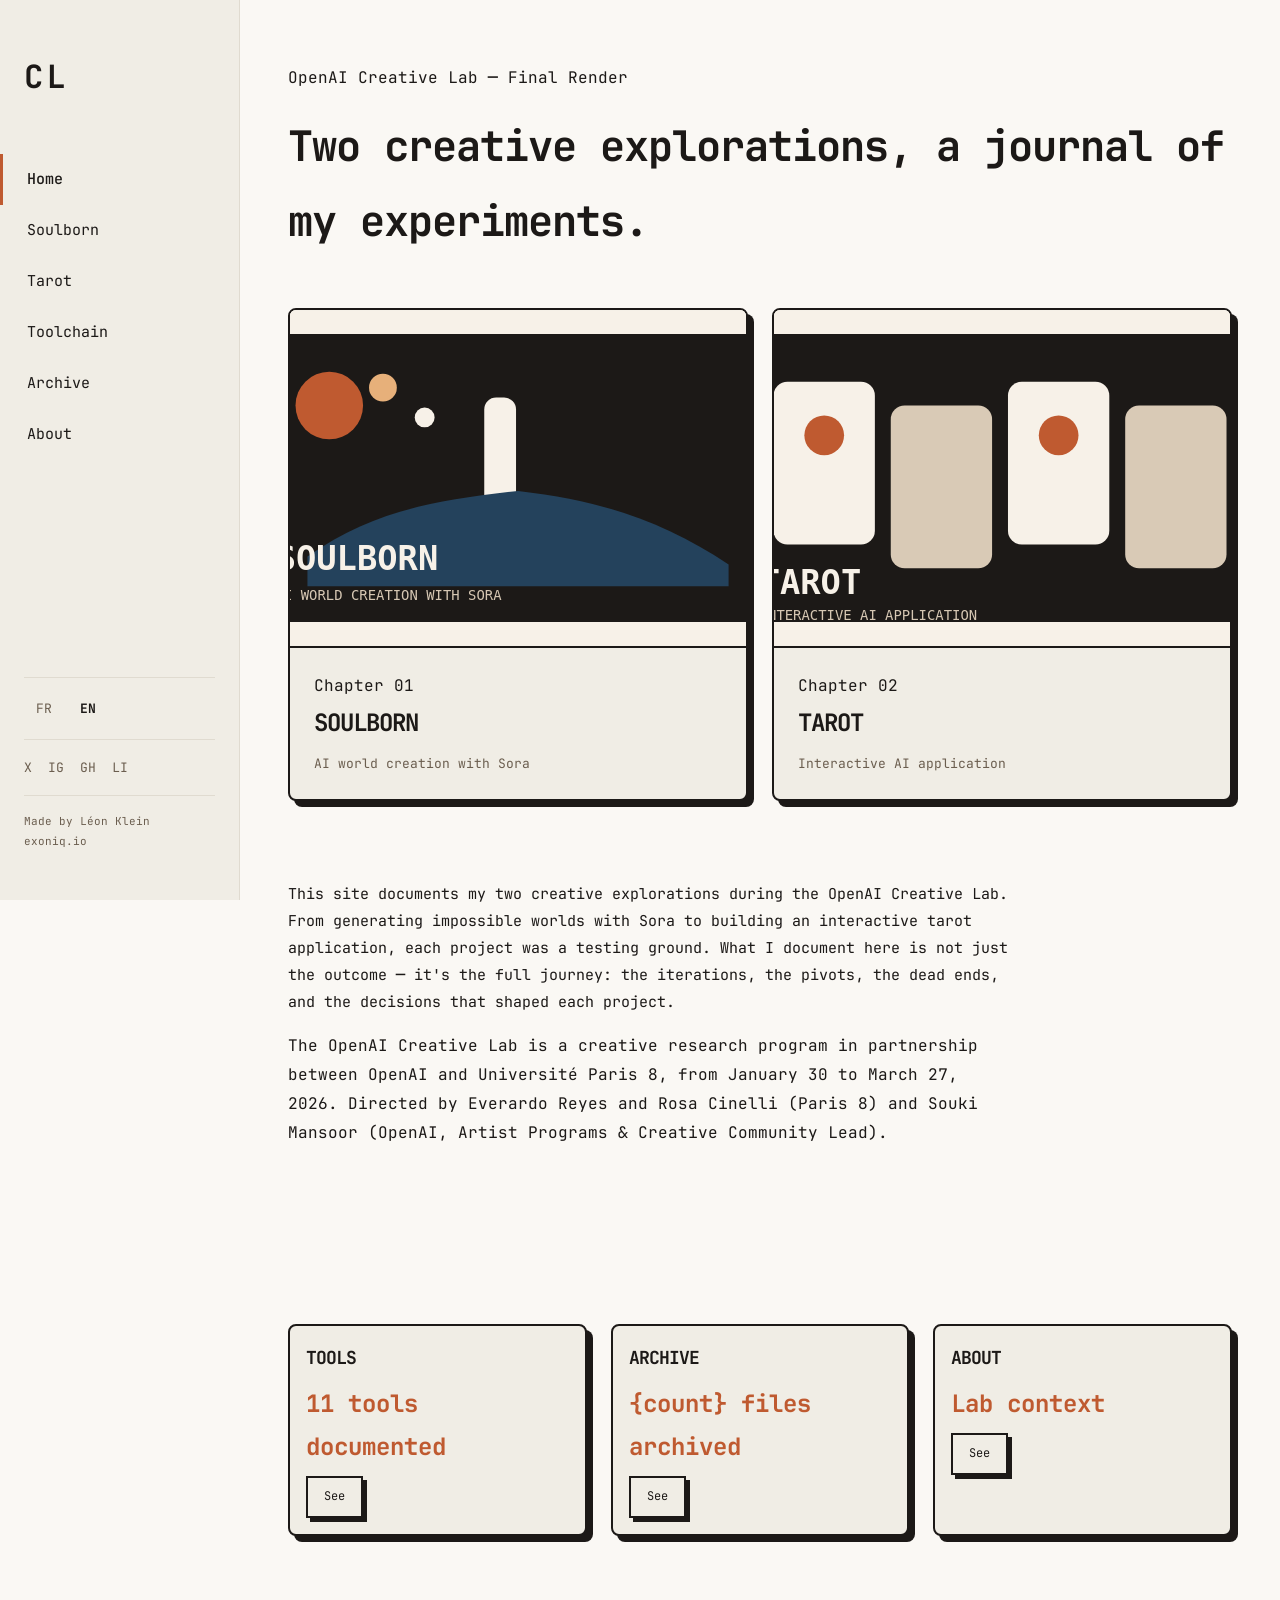
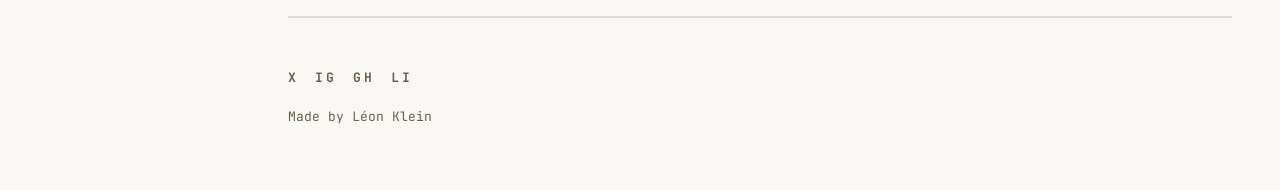
<file: index.html>
<!DOCTYPE html>
<html lang="en">
<head>
  <meta charset="UTF-8">
  <meta name="viewport" content="width=device-width, initial-scale=1.0">
  <meta name="referrer" content="strict-origin-when-cross-origin">
  <title data-i18n="homepage.metaTitle">Creative Lab &mdash; OpenAI</title>
  <meta name="description" content="Two creative AI explorations: Soulborn (AI world creation with Sora) and Tarot (interactive AI application). A Creative Lab experience report." data-i18n-attr="content:homepage.metaDescription">
  <!-- Open Graph -->
  <meta property="og:title" content="Creative Lab &mdash; OpenAI" data-i18n-attr="content:homepage.metaTitle">
  <meta property="og:description" content="Two creative AI explorations: Soulborn (AI world creation with Sora) and Tarot (interactive AI application). A Creative Lab experience report." data-i18n-attr="content:homepage.metaDescription">
  <meta property="og:type" content="website">
  <!-- Font Preload -->
  <link rel="preload" href="assets/fonts/JetBrainsMono[wght].woff2" as="font" type="font/woff2" crossorigin>
  <!-- Stylesheets -->
  <link rel="stylesheet" href="css/tokens.css">
  <link rel="stylesheet" href="css/components.css">
  <link rel="stylesheet" href="css/sidebar.css">
  <link rel="stylesheet" href="css/homepage.css">
  <link rel="stylesheet" href="css/animations.css">
  <noscript><style>.reveal { opacity: 1 !important; transform: none !important; }</style></noscript>
</head>
<body>
  <a href="#main" class="skip-link" data-i18n="shared.a11y.skipToContent">Skip to content</a>

  <button class="hamburger" aria-label="Open menu" aria-expanded="false" data-i18n-attr="aria-label:shared.a11y.openMenu">
    <span class="hamburger-line"></span>
    <span class="hamburger-line"></span>
    <span class="hamburger-line"></span>
  </button>

  <nav class="sidebar" aria-label="Site navigation" data-i18n-attr="aria-label:shared.a11y.siteNavigation">
    <button class="sidebar__close" aria-label="Close menu" data-i18n-attr="aria-label:shared.a11y.closeMenu">&times;</button>
    <a href="index.html" class="sidebar__logo" aria-label="Creative Lab home" data-i18n-attr="aria-label:shared.a11y.homeLink">CL</a>

    <ul class="sidebar__nav">
      <li><a href="index.html" class="active" data-i18n="sidebar.nav.home">Home</a></li>
      <li><a href="soulborn.html" data-i18n="sidebar.nav.soulborn">Soulborn</a></li>
      <li><a href="tarot.html" data-i18n="sidebar.nav.tarot">Tarot</a></li>
      <li><a href="tools.html" data-i18n="sidebar.nav.tools">Toolchain</a></li>
      <li><a href="archive.html" data-i18n="sidebar.nav.archive">Archive</a></li>
      <li><a href="about.html" data-i18n="sidebar.nav.about">About</a></li>
    </ul>

    <div class="sidebar__divider"></div>

    <div class="sidebar__lang" role="radiogroup" aria-label="Language" data-i18n-attr="aria-label:shared.a11y.language">
      <button class="lang-pill" data-lang="fr" role="radio" aria-label="Fran&ccedil;ais" aria-checked="false" data-i18n-attr="aria-label:shared.a11y.languageFrench">FR</button>
      <button class="lang-pill" data-lang="en" role="radio" aria-label="English" aria-checked="false" data-i18n-attr="aria-label:shared.a11y.languageEnglish">EN</button>
    </div>

    <div class="sidebar__divider"></div>

    <div class="sidebar__social">
      <a href="https://x.com/ex0niq" target="_blank" rel="noopener noreferrer" aria-label="Twitter/X" data-i18n-attr="aria-label:shared.a11y.socialX">X</a>
      <a href="https://instagram.com/ex0niq" target="_blank" rel="noopener noreferrer" aria-label="Instagram" data-i18n-attr="aria-label:shared.a11y.socialInstagram">IG</a>
      <a href="https://github.com/Ecureuilenrage" target="_blank" rel="noopener noreferrer" aria-label="GitHub" data-i18n-attr="aria-label:shared.a11y.socialGithub">GH</a>
      <a href="https://www.linkedin.com/in/l%C3%A9on-klein-a61a60167/" target="_blank" rel="noopener noreferrer" aria-label="LinkedIn" data-i18n-attr="aria-label:shared.a11y.socialLinkedIn">LI</a>
    </div>

    <div class="sidebar__divider"></div>

    <div class="sidebar__credit">
      <a href="https://www.linkedin.com/in/l%C3%A9on-klein-a61a60167/" target="_blank" rel="noopener noreferrer" data-i18n="footer.madeBy">Made by L&eacute;on Klein</a>
    </div>
    <div class="sidebar__portfolio">
      <a href="https://exoniq.io" target="_blank" rel="noopener noreferrer">exoniq.io</a>
    </div>
  </nav>

  <main id="main" tabindex="-1">
    <header class="homepage-hero">
      <p class="hero-eyebrow" data-i18n="homepage.hero.eyebrow">OpenAI Creative Lab &middot; Final Render</p>
      <h1 data-i18n="homepage.hero.title">Two creative explorations, a journal of my experiments.</h1>
      <div class="grid grid-2">
        <a href="soulborn.html" class="card card--lg portal" aria-label="View Soulborn project" data-i18n-attr="aria-label:homepage.hero.primaryCta">
          <img class="portal-thumbnail" src="assets/images/soulborn-thumb.svg" alt="Soulborn - AI-generated animated world" width="600" height="338" loading="lazy" data-i18n-attr="alt:homepage.portals.soulborn.alt">
          <div class="portal-content">
            <span class="portal-label" data-i18n="homepage.portals.soulborn.label">Chapter 01</span>
            <h2 data-i18n="homepage.portals.soulborn.title">Soulborn</h2>
            <p data-i18n="soulborn.subtitle">AI world creation with Sora</p>
          </div>
        </a>
        <a href="tarot.html" class="card card--lg portal" aria-label="View Tarot project" data-i18n-attr="aria-label:homepage.hero.secondaryCta">
          <img class="portal-thumbnail" src="assets/images/tarot-thumb.svg" alt="Tarot - Interactive AI application" width="600" height="338" loading="lazy" data-i18n-attr="alt:homepage.portals.tarot.alt">
          <div class="portal-content">
            <span class="portal-label" data-i18n="homepage.portals.tarot.label">Chapter 02</span>
            <h2 data-i18n="homepage.portals.tarot.title">Tarot</h2>
            <p data-i18n="tarot.subtitle">Interactive AI application</p>
          </div>
        </a>
      </div>
    </header>
    <section class="section section--narrow reveal" id="about">
      <p class="homepage-intro" data-i18n="homepage.intro">This site documents my two creative explorations during the OpenAI Creative Lab. From generating impossible worlds with Sora to building an interactive tarot application, each project was a testing ground. What I document here is not just the outcome ─ it's the full journey: the iterations, the pivots, the dead ends, and the decisions that shaped each project.</p>
      <p class="homepage-lab-context" data-i18n="homepage.labContext">The OpenAI Creative Lab is a creative research program in partnership between OpenAI and Université Paris 8, from January 30 to March 27, 2026. Directed by Everardo Reyes and Rosa Cinelli (Paris 8) and Souki Mansoor (OpenAI, Artist Programs & Creative Community Lead).</p>
    </section>
    <section class="section">
      <div class="grid grid-3">
        <div class="card preview-card reveal">
          <h3 class="preview-card__title" data-i18n="homepage.previews.tools.title">Tools</h3>
          <p class="preview-card__stat" data-i18n="homepage.previews.tools.stat">11 tools documented</p>
          <a href="tools.html" class="btn btn--sm preview-card__btn" data-i18n="homepage.previews.tools.cta">See</a>
        </div>
        <div class="card preview-card reveal">
          <h3 class="preview-card__title" data-i18n="homepage.previews.archive.title">Archive</h3>
          <p class="preview-card__stat" id="archive-count" data-i18n="homepage.previews.archive.stat">47 files archived</p>
          <a href="archive.html" class="btn btn--sm preview-card__btn" data-i18n="homepage.previews.archive.cta">See</a>
        </div>
        <div class="card preview-card reveal">
          <h3 class="preview-card__title" data-i18n="homepage.previews.about.title">About</h3>
          <p class="preview-card__stat" data-i18n="homepage.previews.about.stat">Lab context</p>
          <a href="about.html" class="btn btn--sm preview-card__btn" data-i18n="homepage.previews.about.cta">See</a>
        </div>
      </div>
    </section>
  </main>

  <footer class="homepage-footer">
    <div class="homepage-footer__social">
      <a href="https://x.com/ex0niq" target="_blank" rel="noopener noreferrer" aria-label="Twitter/X" data-i18n-attr="aria-label:shared.a11y.socialX">X</a>
      <a href="https://instagram.com/ex0niq" target="_blank" rel="noopener noreferrer" aria-label="Instagram" data-i18n-attr="aria-label:shared.a11y.socialInstagram">IG</a>
      <a href="https://github.com/Ecureuilenrage" target="_blank" rel="noopener noreferrer" aria-label="GitHub" data-i18n-attr="aria-label:shared.a11y.socialGithub">GH</a>
      <a href="https://www.linkedin.com/in/l%C3%A9on-klein-a61a60167/" target="_blank" rel="noopener noreferrer" aria-label="LinkedIn" data-i18n-attr="aria-label:shared.a11y.socialLinkedIn">LI</a>
    </div>
    <p class="homepage-footer__credit" data-i18n="footer.madeBy">Made by L&eacute;on Klein</p>
  </footer>
  <script src="content.js"></script>
  <script src="js/i18n.js"></script>
  <script src="app.js"></script>
  <script src="js/sidebar.js"></script>
  <script src="js/interactions.js"></script>
</body>
</html>
</file>
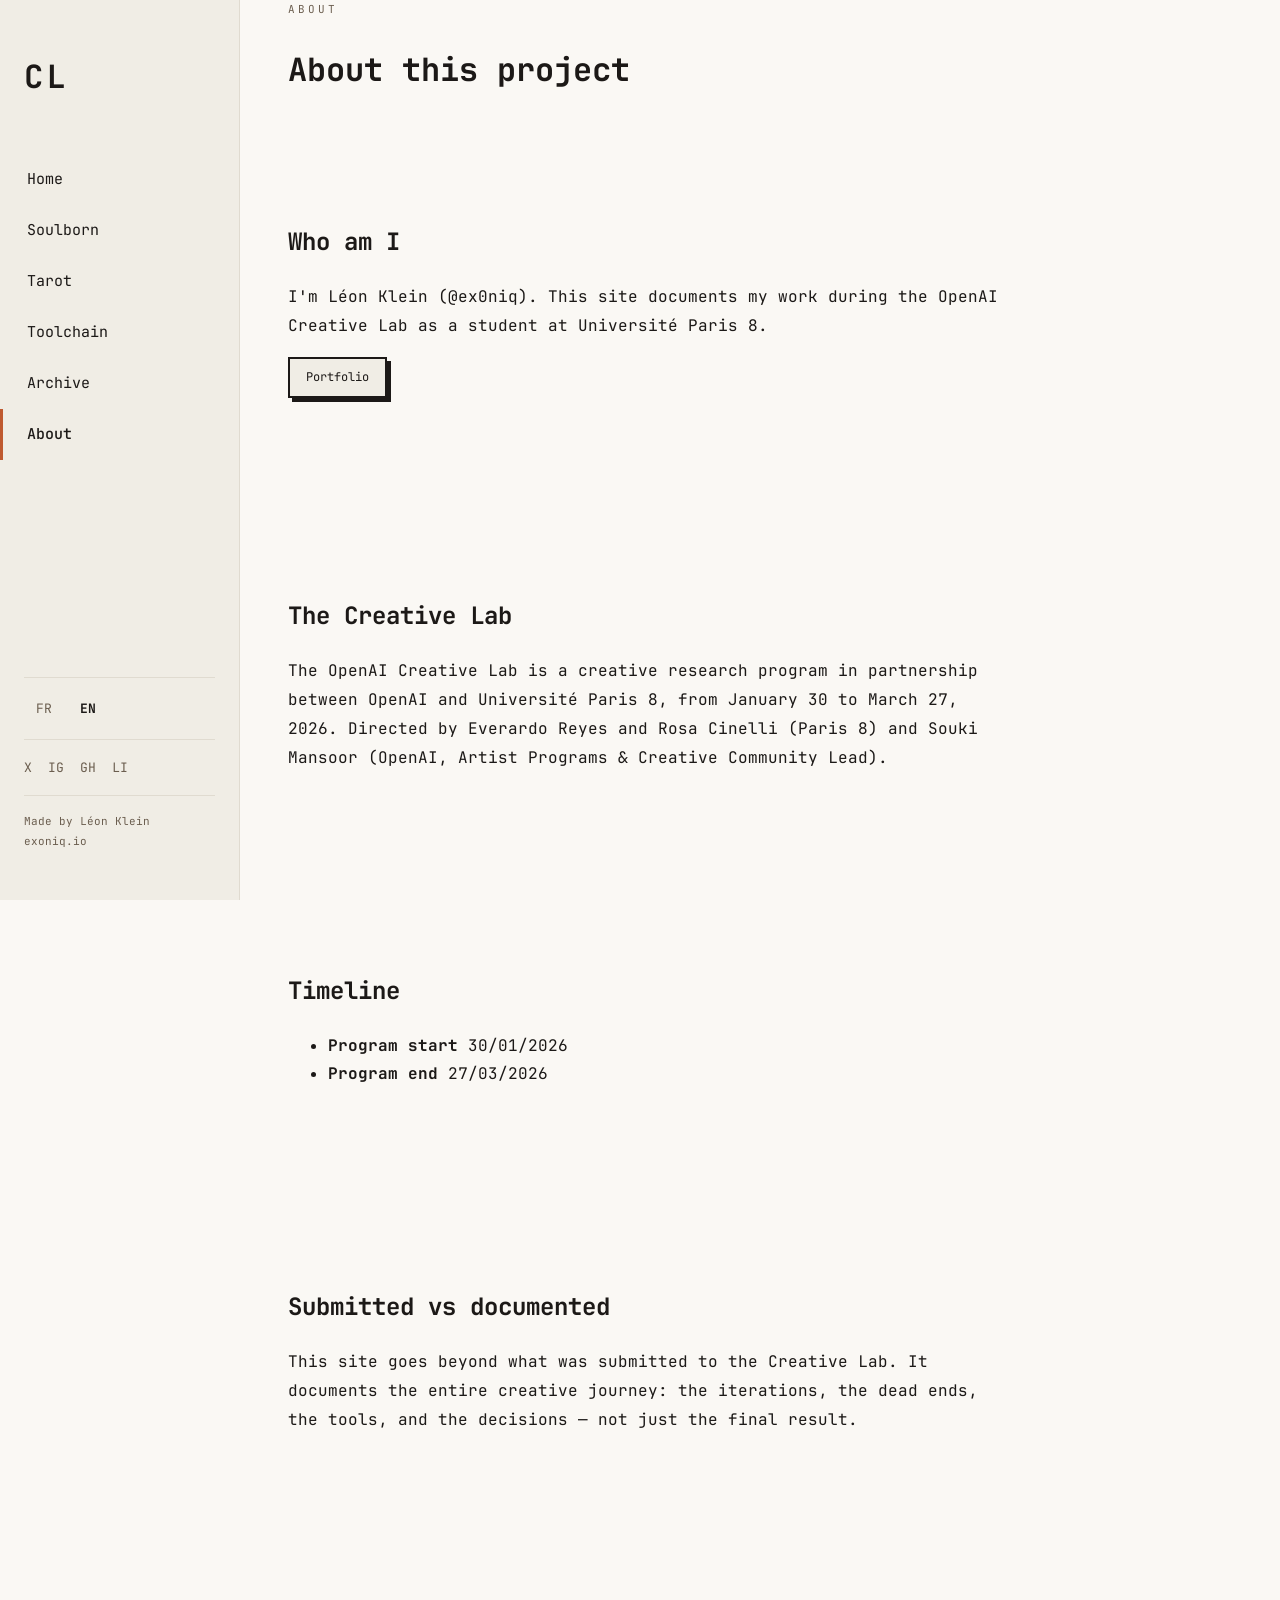
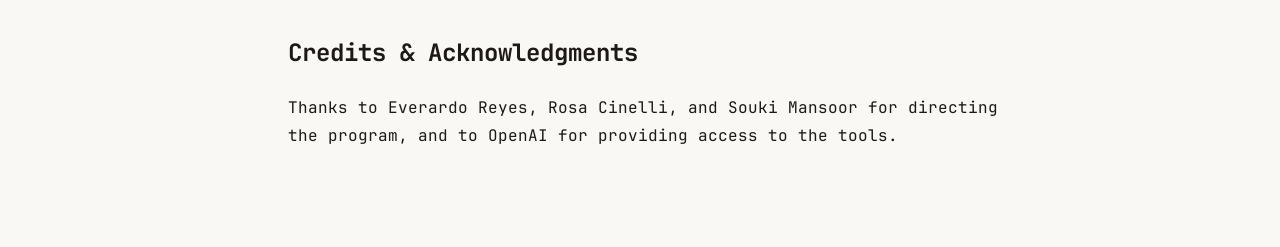
<file: about.html>
<!DOCTYPE html>
<html lang="en">
<head>
  <meta charset="UTF-8">
  <meta name="viewport" content="width=device-width, initial-scale=1.0">
  <meta name="referrer" content="strict-origin-when-cross-origin">
  <title data-i18n="about.metaTitle">About &mdash; Creative Lab OpenAI</title>
  <meta name="description" content="Project presentation, OpenAI Creative Lab context, timeline, and credits." data-i18n-attr="content:about.metaDescription">
  <!-- Open Graph -->
  <meta property="og:title" content="About &mdash; Creative Lab OpenAI" data-i18n-attr="content:about.metaTitle">
  <meta property="og:description" content="Project presentation, OpenAI Creative Lab context, timeline, and credits." data-i18n-attr="content:about.metaDescription">
  <meta property="og:type" content="website">
  <!-- Font Preload -->
  <link rel="preload" href="assets/fonts/JetBrainsMono[wght].woff2" as="font" type="font/woff2" crossorigin>
  <!-- Stylesheets -->
  <link rel="stylesheet" href="css/tokens.css">
  <link rel="stylesheet" href="css/components.css">
  <link rel="stylesheet" href="css/sidebar.css">
  <link rel="stylesheet" href="css/project.css">
  <link rel="stylesheet" href="css/animations.css">
  <noscript><style>.reveal { opacity: 1 !important; transform: none !important; }</style></noscript>
</head>
<body>
  <a href="#main" class="skip-link" data-i18n="shared.a11y.skipToContent">Skip to content</a>

  <button class="hamburger" aria-label="Open menu" aria-expanded="false" data-i18n-attr="aria-label:shared.a11y.openMenu">
    <span class="hamburger-line"></span>
    <span class="hamburger-line"></span>
    <span class="hamburger-line"></span>
  </button>

  <nav class="sidebar" aria-label="Site navigation" data-i18n-attr="aria-label:shared.a11y.siteNavigation">
    <button class="sidebar__close" aria-label="Close menu" data-i18n-attr="aria-label:shared.a11y.closeMenu">&times;</button>
    <a href="index.html" class="sidebar__logo" aria-label="Creative Lab home" data-i18n-attr="aria-label:shared.a11y.homeLink">CL</a>

    <ul class="sidebar__nav">
      <li><a href="index.html" data-i18n="sidebar.nav.home">Home</a></li>
      <li><a href="soulborn.html" data-i18n="sidebar.nav.soulborn">Soulborn</a></li>
      <li><a href="tarot.html" data-i18n="sidebar.nav.tarot">Tarot</a></li>
      <li><a href="tools.html" data-i18n="sidebar.nav.tools">Toolchain</a></li>
      <li><a href="archive.html" data-i18n="sidebar.nav.archive">Archive</a></li>
      <li><a href="about.html" class="active" data-i18n="sidebar.nav.about">About</a></li>
    </ul>

    <div class="sidebar__divider"></div>

    <div class="sidebar__lang" role="radiogroup" aria-label="Language" data-i18n-attr="aria-label:shared.a11y.language">
      <button class="lang-pill" data-lang="fr" role="radio" aria-label="Fran&ccedil;ais" aria-checked="false" data-i18n-attr="aria-label:shared.a11y.languageFrench">FR</button>
      <button class="lang-pill" data-lang="en" role="radio" aria-label="English" aria-checked="false" data-i18n-attr="aria-label:shared.a11y.languageEnglish">EN</button>
    </div>

    <div class="sidebar__divider"></div>

    <div class="sidebar__social">
      <a href="https://x.com/ex0niq" target="_blank" rel="noopener noreferrer" aria-label="Twitter/X" data-i18n-attr="aria-label:shared.a11y.socialX">X</a>
      <a href="https://instagram.com/ex0niq" target="_blank" rel="noopener noreferrer" aria-label="Instagram" data-i18n-attr="aria-label:shared.a11y.socialInstagram">IG</a>
      <a href="https://github.com/Ecureuilenrage" target="_blank" rel="noopener noreferrer" aria-label="GitHub" data-i18n-attr="aria-label:shared.a11y.socialGithub">GH</a>
      <a href="https://www.linkedin.com/in/l%C3%A9on-klein-a61a60167/" target="_blank" rel="noopener noreferrer" aria-label="LinkedIn" data-i18n-attr="aria-label:shared.a11y.socialLinkedIn">LI</a>
    </div>

    <div class="sidebar__divider"></div>

    <div class="sidebar__credit">
      <a href="https://www.linkedin.com/in/l%C3%A9on-klein-a61a60167/" target="_blank" rel="noopener noreferrer" data-i18n="footer.madeBy">Made by L&eacute;on Klein</a>
    </div>
    <div class="sidebar__portfolio">
      <a href="https://exoniq.io" target="_blank" rel="noopener noreferrer">exoniq.io</a>
    </div>
  </nav>

  <main id="main" tabindex="-1">
    <header>
      <p class="project-eyebrow" data-i18n="about.eyebrow">About</p>
      <h1 data-i18n="about.title">About this project</h1>
    </header>

    <section class="section section--narrow">
      <div class="reveal">
        <h2 data-i18n="about.presentation.heading">Who am I</h2>
        <p data-i18n="about.presentation.copy">I'm L&eacute;on Klein (@ex0niq). This site documents my work during the OpenAI Creative Lab as a student at Universit&eacute; Paris 8.</p>
        <p><a href="https://exoniq.io" target="_blank" rel="noopener noreferrer" class="btn btn--sm" data-i18n="about.presentation.portfolioLabel">Portfolio</a></p>
      </div>
    </section>

    <section class="section section--narrow">
      <div class="reveal">
        <h2 data-i18n="about.labContext.heading">The Creative Lab</h2>
        <p data-i18n="about.labContext.copy">The OpenAI Creative Lab is a creative research program in partnership between OpenAI and Universit&eacute; Paris 8, from January 30 to March 27, 2026. Directed by Everardo Reyes and Rosa Cinelli (Paris 8) and Souki Mansoor (OpenAI, Artist Programs &amp; Creative Community Lead).</p>
      </div>
    </section>

    <section class="section section--narrow">
      <div class="reveal">
        <h2 data-i18n="about.timeline.heading">Timeline</h2>
        <ul class="timeline">
          <li><strong data-i18n="about.timeline.start.label">Program start</strong> <span>30/01/2026</span></li>
          <li><strong data-i18n="about.timeline.end.label">Program end</strong> <span>27/03/2026</span></li>
        </ul>
      </div>
    </section>

    <section class="section section--narrow">
      <div class="reveal">
        <h2 data-i18n="about.scope.heading">Submitted vs documented</h2>
        <p data-i18n="about.scope.copy">This site goes beyond what was submitted to the Creative Lab. It documents the entire creative journey: the iterations, the dead ends, the tools, and the decisions &mdash; not just the final result.</p>
      </div>
    </section>

    <section class="section section--narrow">
      <div class="reveal">
        <h2 data-i18n="about.credits.heading">Credits &amp; Acknowledgments</h2>
        <p data-i18n="about.credits.copy">Thanks to Everardo Reyes, Rosa Cinelli, and Souki Mansoor for directing the program, and to OpenAI for providing access to the tools.</p>
      </div>
    </section>
  </main>

  <script src="content.js"></script>
  <script src="js/i18n.js"></script>
  <script src="app.js"></script>
  <script src="js/sidebar.js"></script>
  <script src="js/interactions.js"></script>
</body>
</html>
</file>
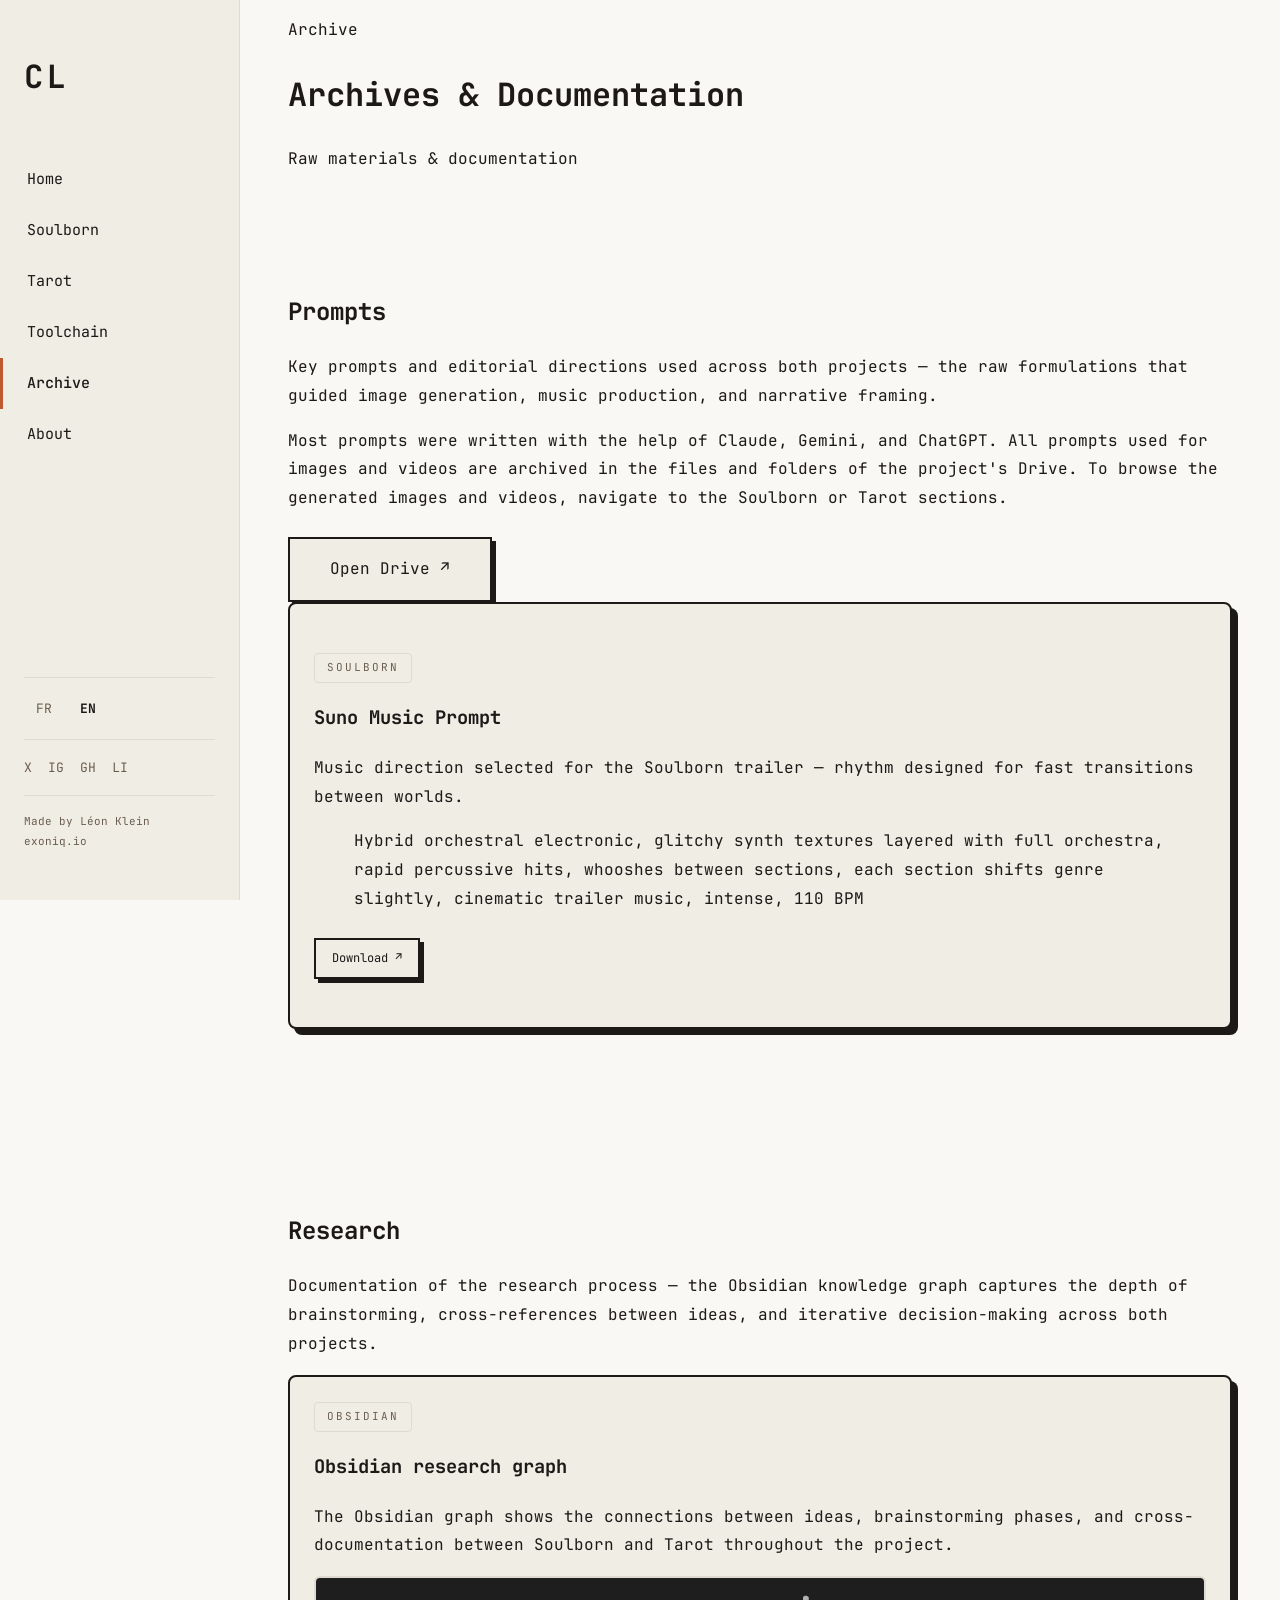
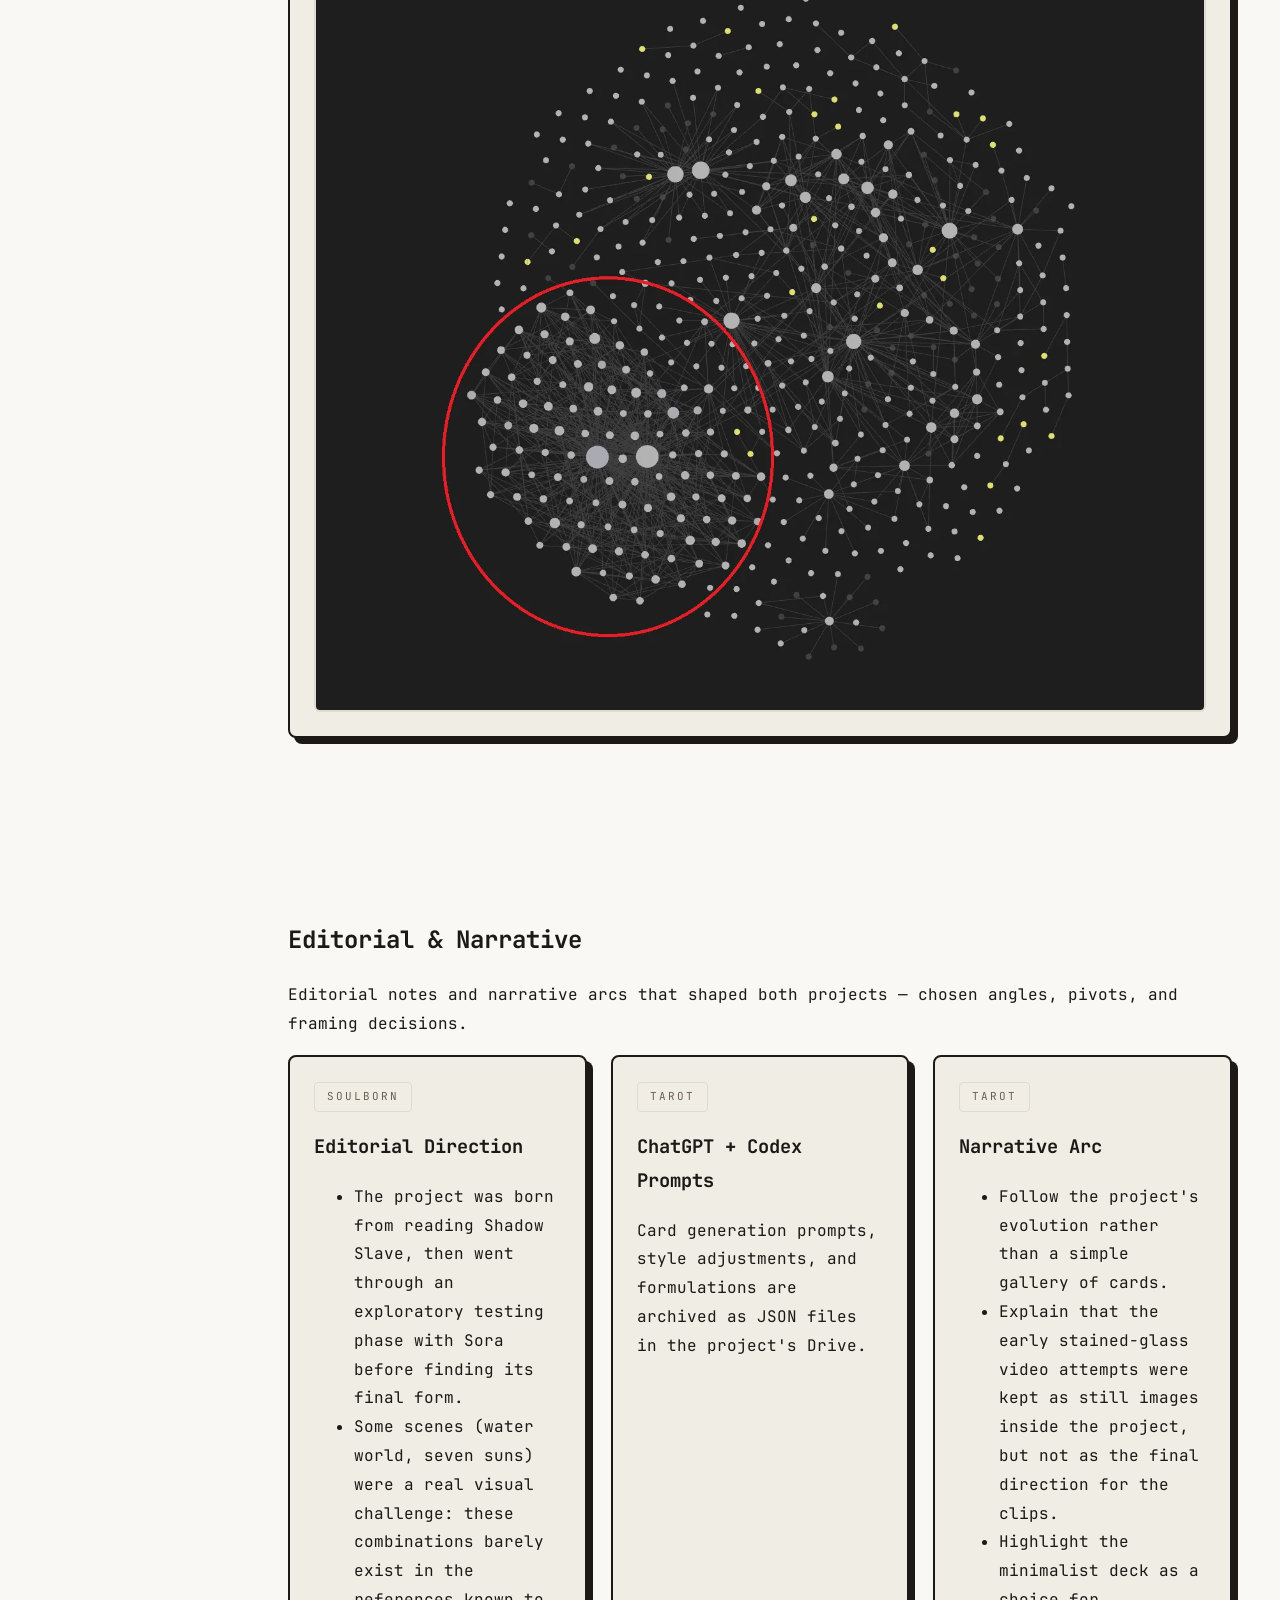
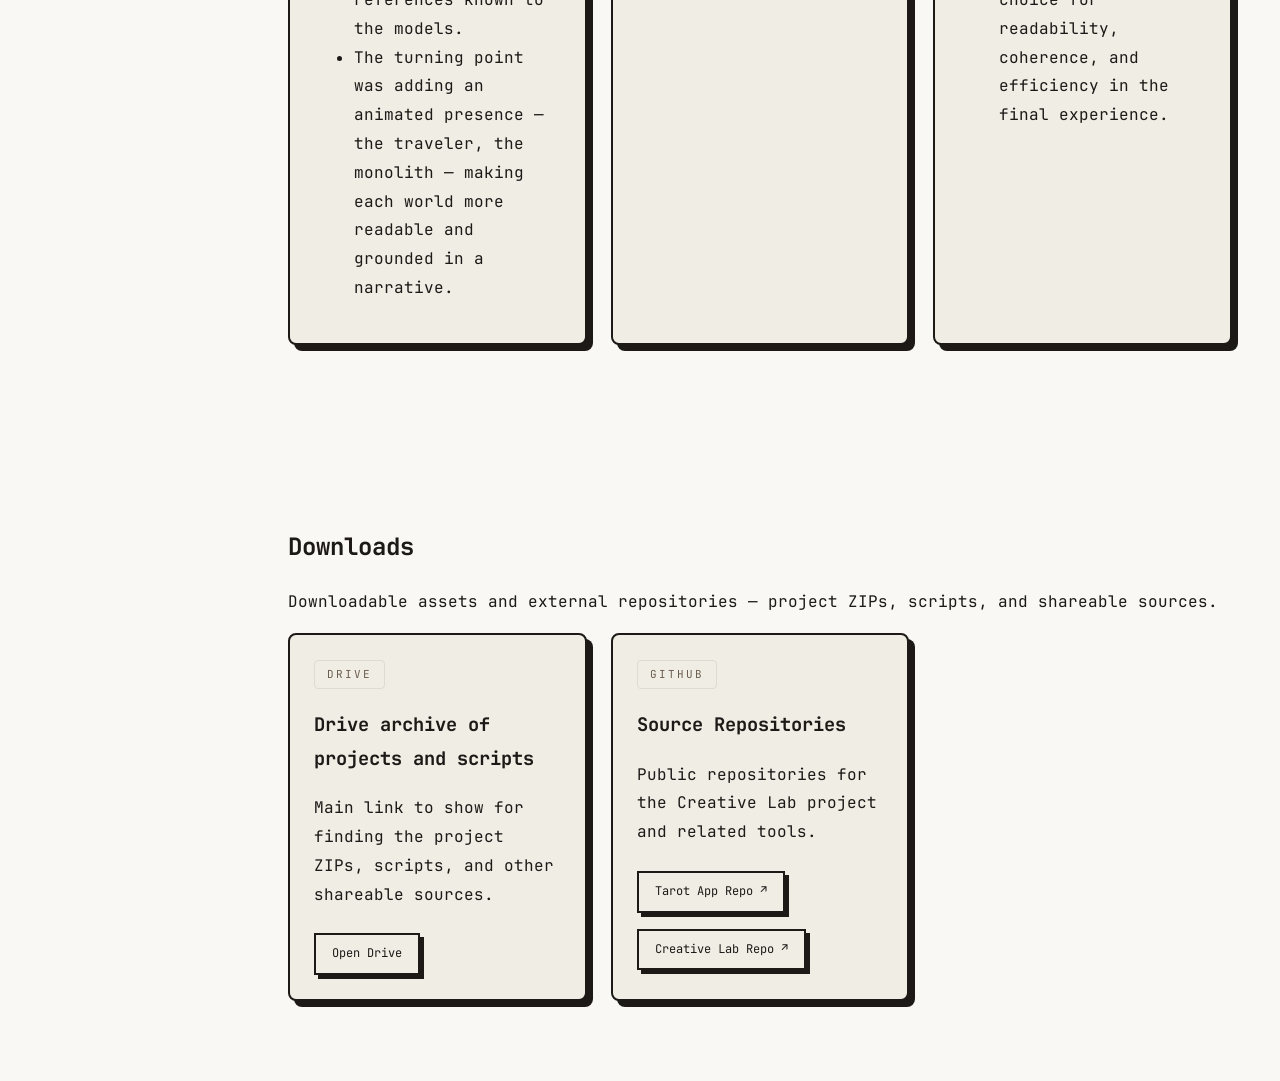
<file: archive.html>
<!DOCTYPE html>
<html lang="en">
<head>
  <meta charset="UTF-8">
  <meta name="viewport" content="width=device-width, initial-scale=1.0">
  <meta name="referrer" content="strict-origin-when-cross-origin">
  <title data-i18n="archive.metaTitle">Archive &mdash; Creative Lab OpenAI</title>
  <meta name="description" content="Raw materials and documentation - prompts, screenshots, legacy versions, Obsidian research graph, and downloadable project assets." data-i18n-attr="content:archive.metaDescription">
  <!-- Open Graph -->
  <meta property="og:title" content="Archive &mdash; Creative Lab OpenAI" data-i18n-attr="content:archive.metaTitle">
  <meta property="og:description" content="Raw materials and documentation - prompts, screenshots, legacy versions, Obsidian research graph, and downloadable project assets." data-i18n-attr="content:archive.metaDescription">
  <meta property="og:type" content="website">
  <!-- Font Preload -->
  <link rel="preload" href="assets/fonts/JetBrainsMono[wght].woff2" as="font" type="font/woff2" crossorigin>
  <!-- Stylesheets -->
  <link rel="stylesheet" href="css/tokens.css">
  <link rel="stylesheet" href="css/components.css">
  <link rel="stylesheet" href="css/sidebar.css">
  <link rel="stylesheet" href="css/archive.css">
  <link rel="stylesheet" href="css/animations.css">
  <noscript><style>.reveal { opacity: 1 !important; transform: none !important; }</style></noscript>
</head>
<body>
  <a href="#main" class="skip-link" data-i18n="shared.a11y.skipToContent">Skip to content</a>

  <button class="hamburger" aria-label="Open menu" aria-expanded="false" data-i18n-attr="aria-label:shared.a11y.openMenu">
    <span class="hamburger-line"></span>
    <span class="hamburger-line"></span>
    <span class="hamburger-line"></span>
  </button>

  <nav class="sidebar" aria-label="Site navigation" data-i18n-attr="aria-label:shared.a11y.siteNavigation">
    <button class="sidebar__close" aria-label="Close menu" data-i18n-attr="aria-label:shared.a11y.closeMenu">&times;</button>
    <a href="index.html" class="sidebar__logo" aria-label="Creative Lab home" data-i18n-attr="aria-label:shared.a11y.homeLink">CL</a>

    <ul class="sidebar__nav">
      <li><a href="index.html" data-i18n="sidebar.nav.home">Home</a></li>
      <li><a href="soulborn.html" data-i18n="sidebar.nav.soulborn">Soulborn</a></li>
      <li><a href="tarot.html" data-i18n="sidebar.nav.tarot">Tarot</a></li>
      <li><a href="tools.html" data-i18n="sidebar.nav.tools">Toolchain</a></li>
      <li><a href="archive.html" class="active" data-i18n="sidebar.nav.archive">Archive</a></li>
      <li><a href="about.html" data-i18n="sidebar.nav.about">About</a></li>
    </ul>

    <div class="sidebar__divider"></div>

    <div class="sidebar__lang" role="radiogroup" aria-label="Language" data-i18n-attr="aria-label:shared.a11y.language">
      <button class="lang-pill" data-lang="fr" role="radio" aria-label="Fran&ccedil;ais" aria-checked="false" data-i18n-attr="aria-label:shared.a11y.languageFrench">FR</button>
      <button class="lang-pill" data-lang="en" role="radio" aria-label="English" aria-checked="false" data-i18n-attr="aria-label:shared.a11y.languageEnglish">EN</button>
    </div>

    <div class="sidebar__divider"></div>

    <div class="sidebar__social">
      <a href="https://x.com/ex0niq" target="_blank" rel="noopener noreferrer" aria-label="Twitter/X" data-i18n-attr="aria-label:shared.a11y.socialX">X</a>
      <a href="https://instagram.com/ex0niq" target="_blank" rel="noopener noreferrer" aria-label="Instagram" data-i18n-attr="aria-label:shared.a11y.socialInstagram">IG</a>
      <a href="https://github.com/Ecureuilenrage" target="_blank" rel="noopener noreferrer" aria-label="GitHub" data-i18n-attr="aria-label:shared.a11y.socialGithub">GH</a>
      <a href="https://www.linkedin.com/in/l%C3%A9on-klein-a61a60167/" target="_blank" rel="noopener noreferrer" aria-label="LinkedIn" data-i18n-attr="aria-label:shared.a11y.socialLinkedIn">LI</a>
    </div>

    <div class="sidebar__divider"></div>

    <div class="sidebar__credit">
      <a href="https://www.linkedin.com/in/l%C3%A9on-klein-a61a60167/" target="_blank" rel="noopener noreferrer" data-i18n="footer.madeBy">Made by L&eacute;on Klein</a>
    </div>
    <div class="sidebar__portfolio">
      <a href="https://exoniq.io" target="_blank" rel="noopener noreferrer">exoniq.io</a>
    </div>
  </nav>

  <main id="main" tabindex="-1">
    <header>
      <p class="project-eyebrow" data-i18n="archive.eyebrow">Archive</p>
      <h1 data-i18n="archive.title">Archives &amp; Documentation</h1>
      <p data-i18n="archive.subtitle">Raw materials &amp; documentation</p>
    </header>

    <section class="section" id="prompts">
      <h2 class="reveal" data-i18n="archive.sections.prompts.title">Prompts</h2>
      <p class="reveal" data-i18n="archive.sections.prompts.intro">Key prompts and editorial directions used across both projects - the raw formulations that guided image generation, music production, and narrative framing.</p>
      <p class="reveal" data-i18n="archive.sections.prompts.aiNote">Most prompts were written with the help of Claude, Gemini, and ChatGPT. All prompts used for images and videos are archived in the files and folders of the project's Drive. To browse the generated images and videos, navigate to the Soulborn or Tarot sections.</p>
      <div class="archive-actions reveal">
        <a href="https://drive.google.com/drive/folders/1yjO7AlCOGarD3IdYty0DhSxgMllCjm78?usp=sharing" target="_blank" rel="noopener noreferrer" class="btn btn--lg" data-i18n="archive.sections.prompts.driveButton">Open Drive &nearr;</a>
      </div>
      <div class="card card--lg reveal">
        <span class="tag" data-i18n="archive.sections.prompts.items.0.tag">Soulborn</span>
        <h3 data-i18n="archive.sections.prompts.items.0.title">Suno Music Prompt</h3>
        <p data-i18n="archive.sections.prompts.items.0.copy">Music direction selected for the Soulborn trailer - rhythm designed for fast transitions between worlds.</p>
        <blockquote data-i18n="soulborn.sections.music.prompt">Hybrid orchestral electronic, glitchy synth textures layered with full orchestra, rapid percussive hits, whooshes between sections, each section shifts genre slightly, cinematic trailer music, intense, 110 BPM</blockquote>
        <div class="archive-actions">
          <a href="https://drive.google.com/drive/folders/1E_YAy8NFj75yHSAtr7sOr7QqDgYw4XCW?usp=sharing" target="_blank" rel="noopener noreferrer" class="btn btn--sm" data-i18n="archive.sections.prompts.items.0.button">Download &nearr;</a>
        </div>
      </div>
    </section>

    <section class="section" id="research">
      <h2 class="reveal" data-i18n="archive.sections.research.title">Research</h2>
      <p class="reveal" data-i18n="archive.sections.research.intro">Documentation of the research process - the Obsidian knowledge graph captures the depth of brainstorming, cross-references between ideas, and iterative decision-making across both projects.</p>
      <div class="card reveal">
        <span class="tag" data-i18n="archive.items.1.tag">Obsidian</span>
        <h3 data-i18n="archive.items.1.title">Obsidian research graph</h3>
        <p data-i18n="archive.items.1.copy">The Obsidian graph shows the connections between ideas, brainstorming phases, and cross-documentation between Soulborn and Tarot throughout the project.</p>
        <picture>
          <source srcset="assets/images/obsidian.webp" type="image/webp">
          <img class="archive-media" src="assets/images/obsidian.png" alt="Obsidian knowledge graph showing research connections, brainstorming nodes, and cross-references across Soulborn and Tarot projects" loading="lazy" width="1390" height="1146" data-i18n-attr="alt:archive.sections.research.alt">
        </picture>
      </div>
    </section>

    <section class="section" id="editorial">
      <h2 class="reveal" data-i18n="archive.sections.editorial.title">Editorial &amp; Narrative</h2>
      <p class="reveal" data-i18n="archive.sections.editorial.intro">Editorial notes and narrative arcs that shaped both projects - chosen angles, pivots, and framing decisions.</p>
      <div class="grid grid-auto">
        <div class="card reveal">
          <span class="tag" data-i18n="archive.sections.prompts.items.1.tag">Soulborn</span>
          <h3 data-i18n="archive.sections.prompts.items.1.title">Editorial Direction</h3>
          <ul>
            <li data-i18n="soulborn.sections.concept.points.0">The project was born from reading Shadow Slave, then went through an exploratory testing phase with Sora before finding its final form.</li>
            <li data-i18n="soulborn.sections.concept.points.1">Some scenes (water world, seven suns) were a real visual challenge: these combinations barely exist in the references known to the models.</li>
            <li data-i18n="soulborn.sections.concept.points.2">The turning point was adding an animated presence — the traveler, the monolith — making each world more readable and grounded in a narrative.</li>
          </ul>
        </div>
        <div class="card reveal">
          <span class="tag" data-i18n="archive.sections.prompts.items.2.tag">Tarot</span>
          <h3 data-i18n="archive.sections.prompts.items.2.title">ChatGPT + Codex Prompts</h3>
          <p data-i18n="archive.sections.prompts.items.2.copy">Card generation prompts, style adjustments, and formulations are archived as JSON files in the project's Drive.</p>
        </div>
        <div class="card reveal">
          <span class="tag" data-i18n="archive.sections.prompts.items.3.tag">Tarot</span>
          <h3 data-i18n="archive.sections.prompts.items.3.title">Narrative Arc</h3>
          <ul>
            <li data-i18n="tarot.sections.exploration.points.0">Follow the project's evolution rather than a simple gallery of cards.</li>
            <li data-i18n="tarot.sections.exploration.points.1">Explain that the early stained-glass video attempts were kept as still images inside the project, but not as the final direction for the clips.</li>
            <li data-i18n="tarot.sections.exploration.points.2">Highlight the minimalist deck as a choice for readability, coherence, and efficiency in the final experience.</li>
          </ul>
        </div>
      </div>
    </section>

    <section class="section" id="downloads">
      <h2 class="reveal" data-i18n="archive.sections.downloads.title">Downloads</h2>
      <p class="reveal" data-i18n="archive.sections.downloads.intro">Downloadable assets and external repositories - project ZIPs, scripts, and shareable sources.</p>
      <div class="grid grid-auto">
        <div class="card reveal">
          <span class="tag" data-i18n="archive.items.0.tag">Drive</span>
          <h3 data-i18n="archive.items.0.title">Drive archive of projects and scripts</h3>
          <p data-i18n="archive.items.0.copy">Main link for finding the project ZIPs, scripts, and other shareable sources. Contains the ZIPs of the mentioned projects and scripts.</p>
          <div class="archive-actions">
            <a href="https://drive.google.com/drive/folders/1yjO7AlCOGarD3IdYty0DhSxgMllCjm78?usp=sharing" target="_blank" rel="noopener noreferrer" class="btn btn--sm" data-i18n="archive.items.0.button">Open Drive</a>
          </div>
        </div>
        <div class="card reveal">
          <span class="tag" data-i18n="archive.sections.downloads.github.tag">GitHub</span>
          <h3 data-i18n="archive.sections.downloads.github.title">Source Repositories</h3>
          <p data-i18n="archive.sections.downloads.github.copy">Direct repository links for the live Tarot application and the Creative Lab render site. Additional iteration and pipeline repos are still bundled in the Drive archive above.</p>
          <div class="archive-actions">
            <a href="https://github.com/Ecureuilenrage/tarot-experience" target="_blank" rel="noopener noreferrer" class="btn btn--sm" data-i18n="archive.sections.downloads.github.tarotRepo">Tarot App Repo &nearr;</a>
            <a href="https://github.com/Ecureuilenrage/openai-creative-lab" target="_blank" rel="noopener noreferrer" class="btn btn--sm" data-i18n="archive.sections.downloads.github.creativeLabRepo">Creative Lab Repo &nearr;</a>
          </div>
        </div>
      </div>
    </section>
  </main>

  <script src="content.js"></script>
  <script src="js/i18n.js"></script>
  <script src="app.js"></script>
  <script src="js/sidebar.js"></script>
  <script src="js/interactions.js"></script>
</body>
</html>
</file>
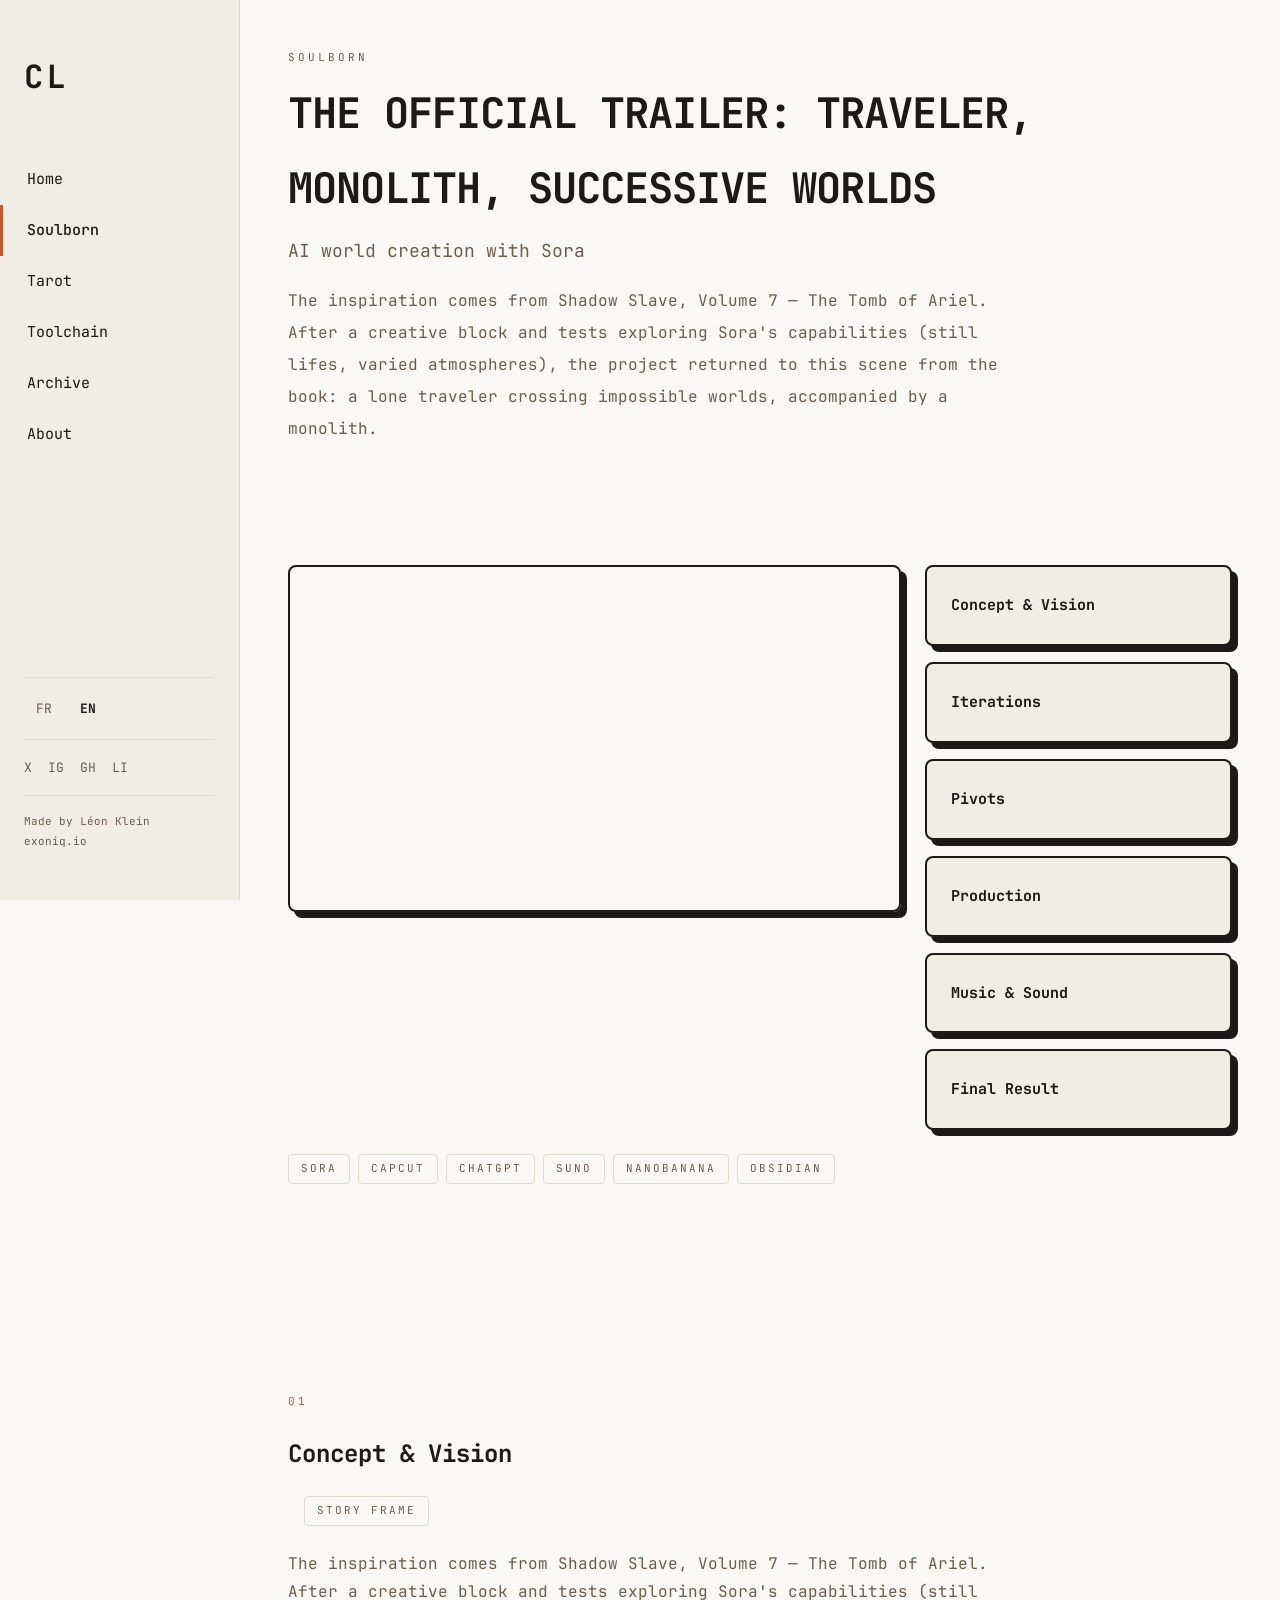
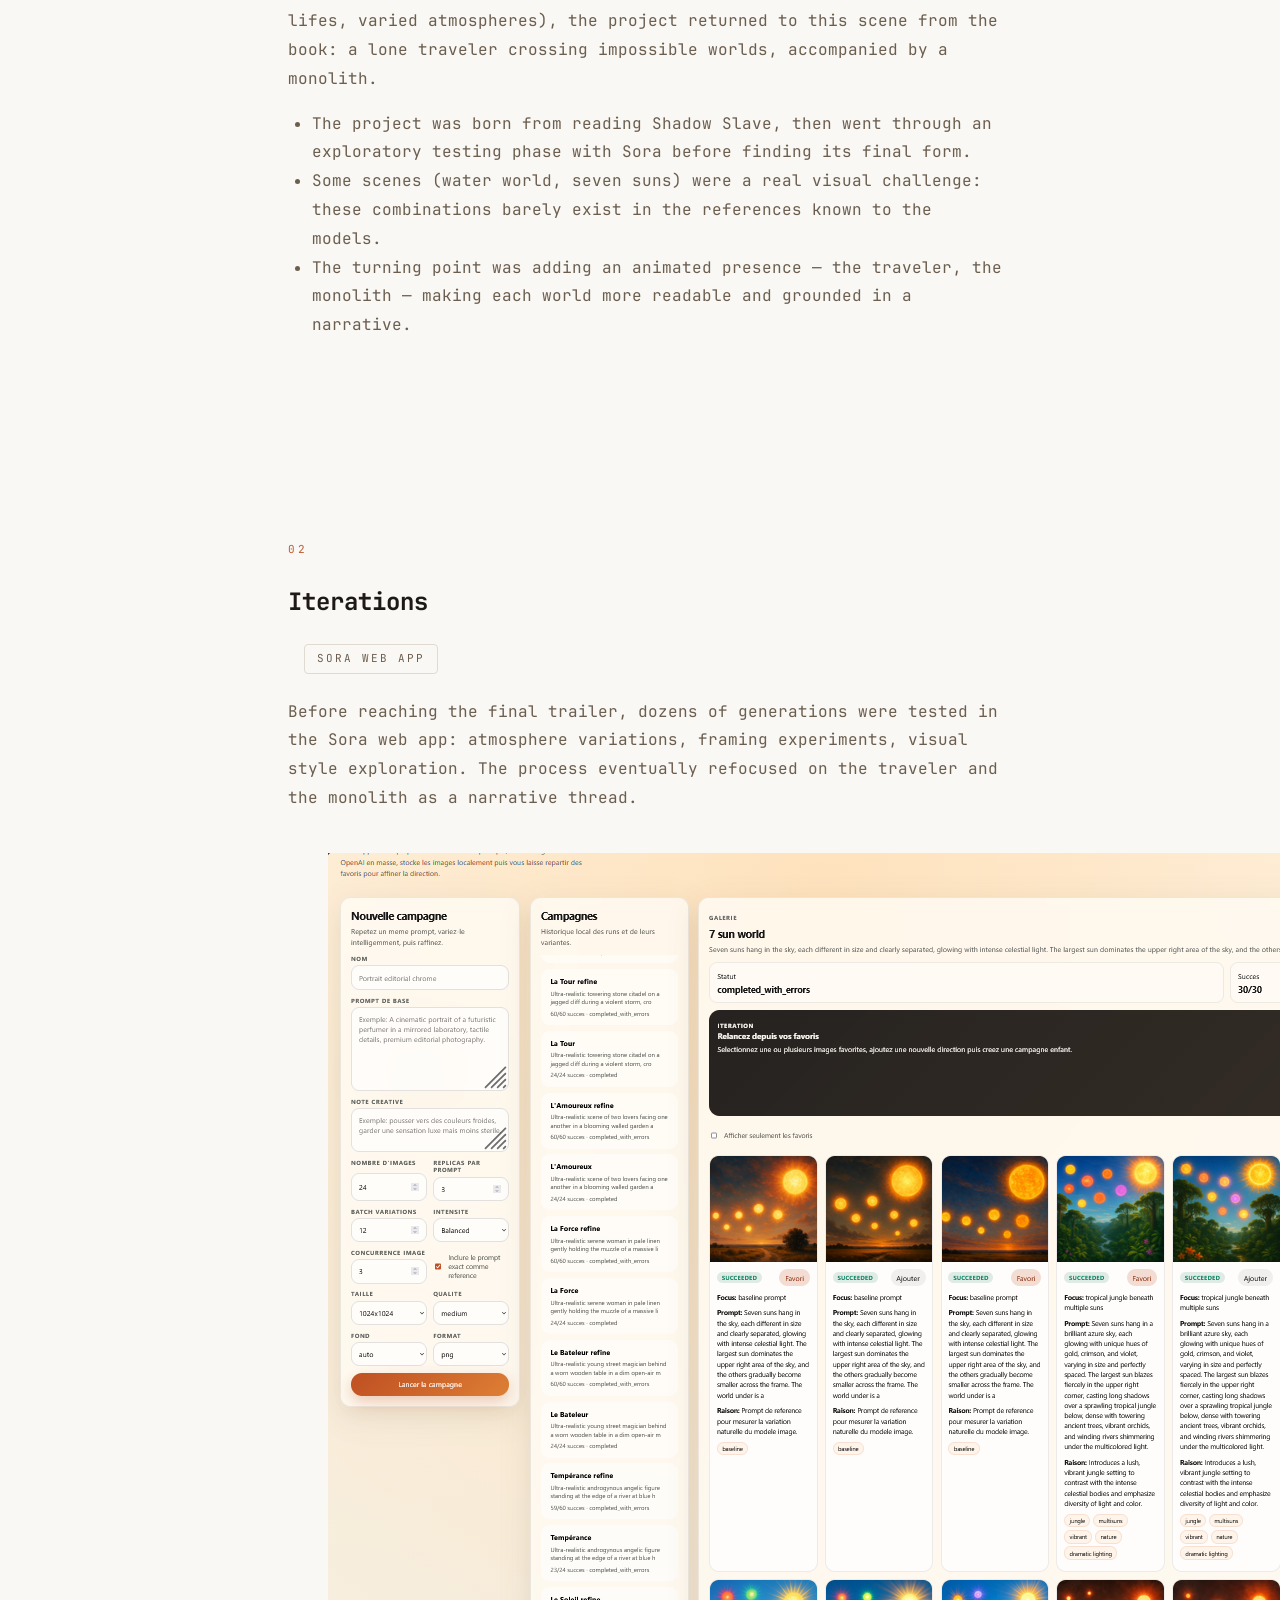
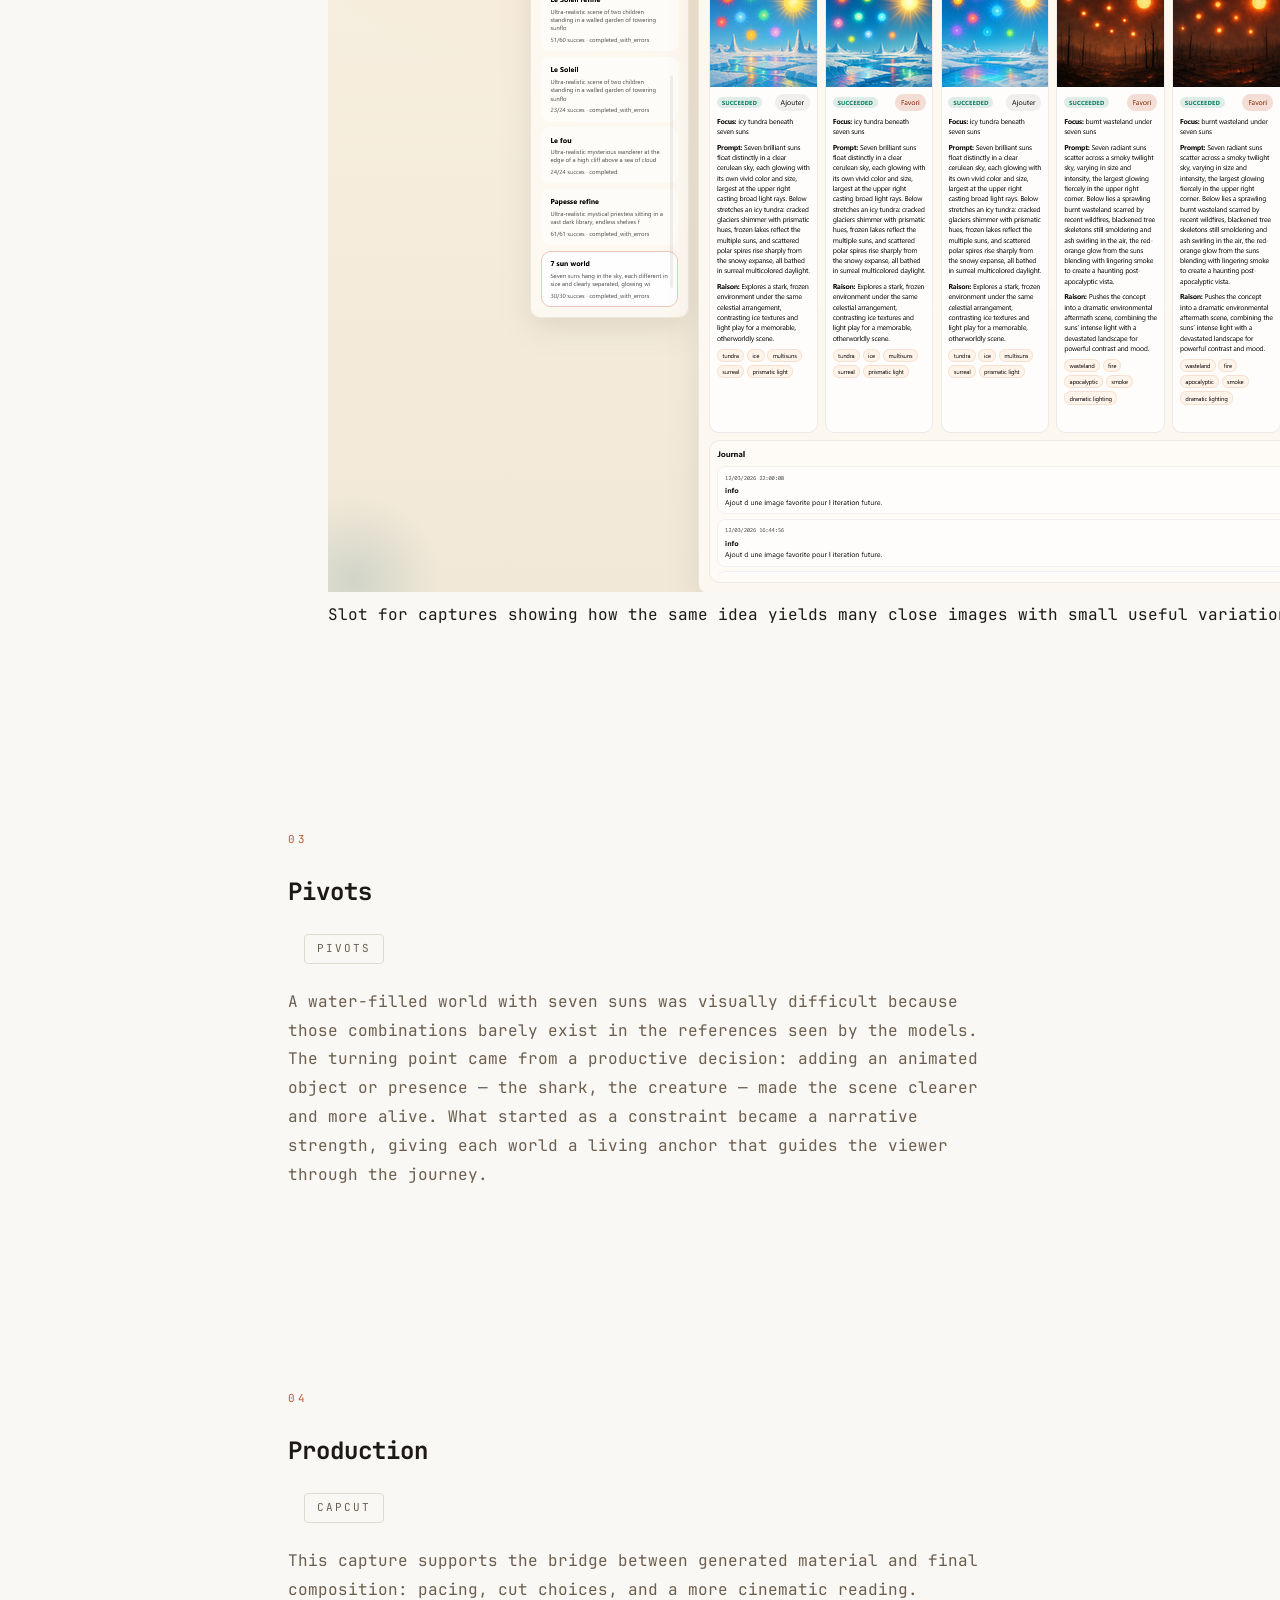
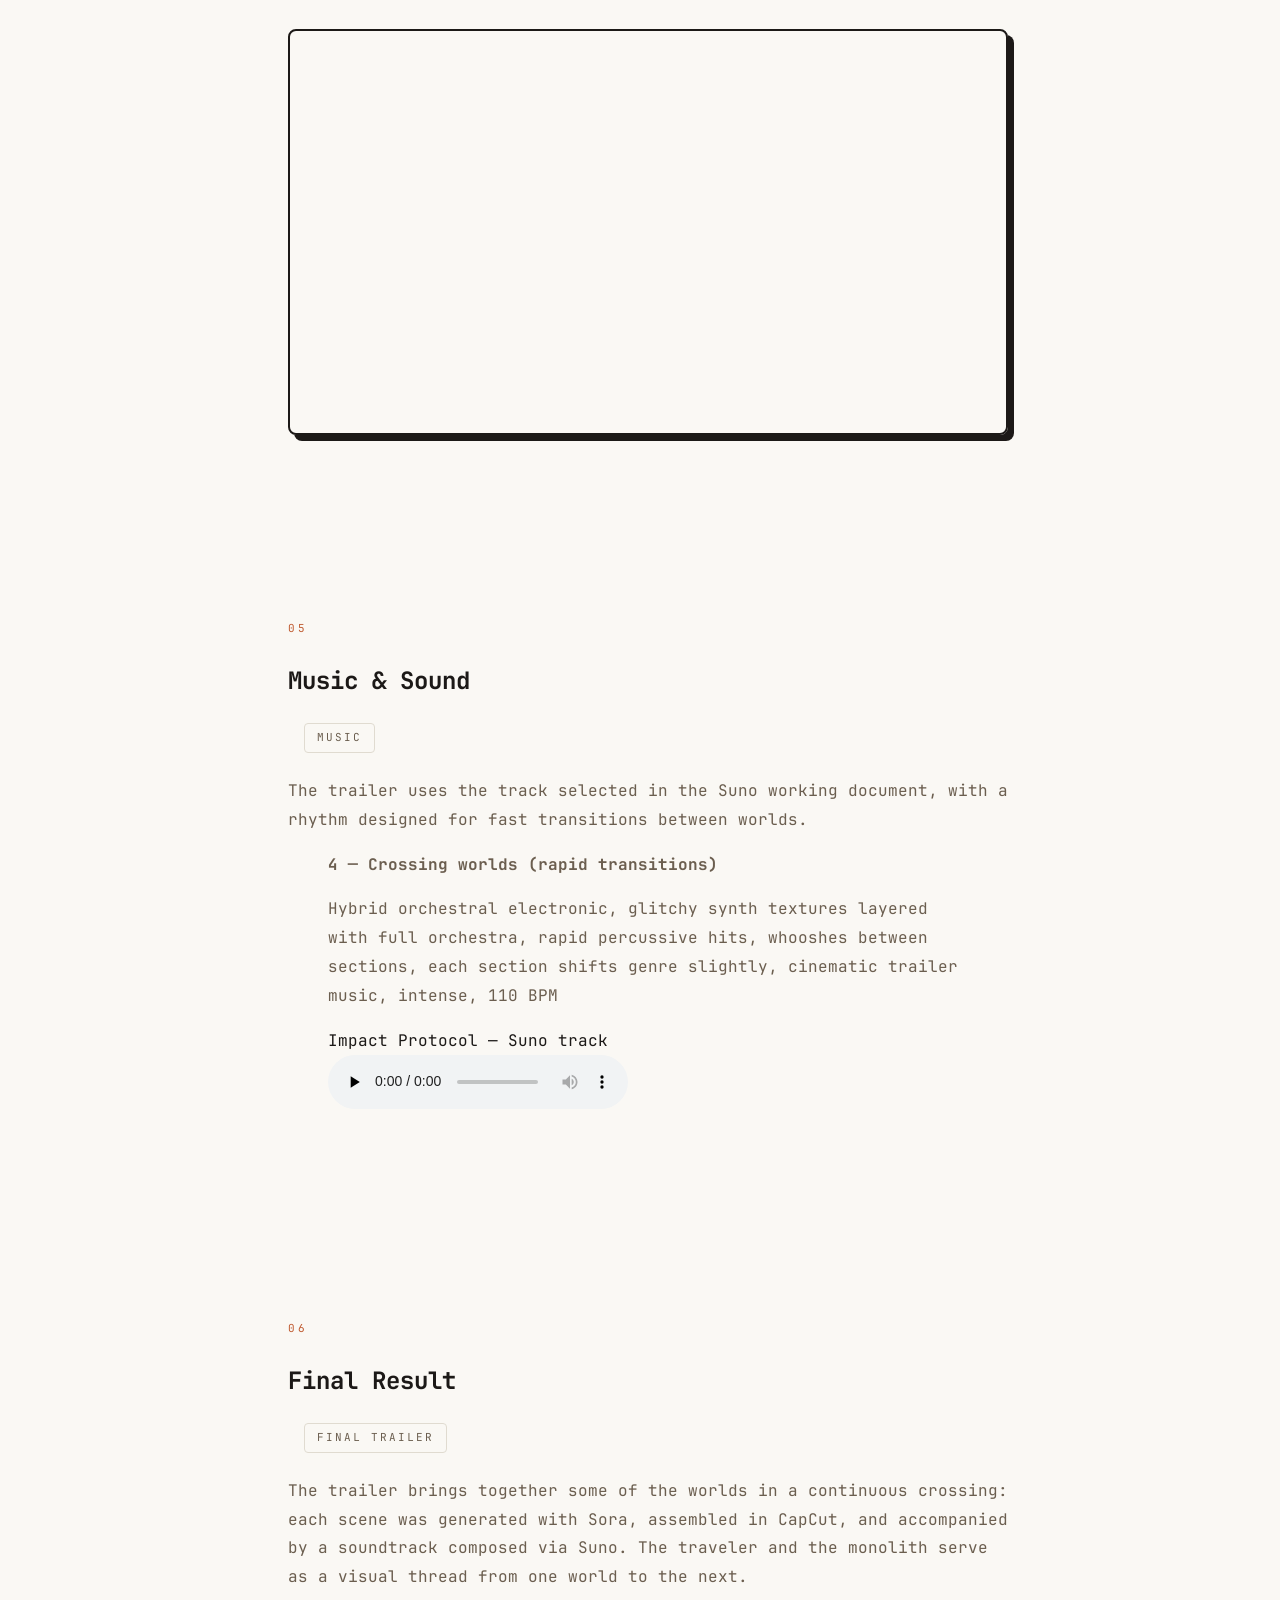
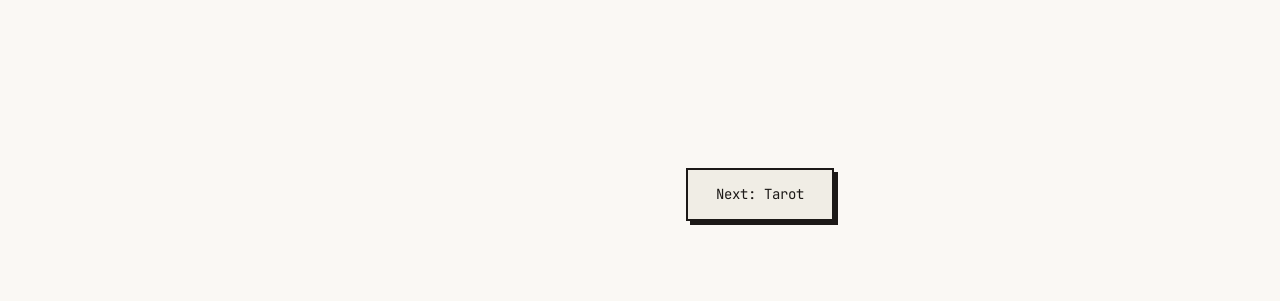
<file: soulborn.html>
<!DOCTYPE html>
<html lang="en">
<head>
  <meta charset="UTF-8">
  <meta name="viewport" content="width=device-width, initial-scale=1.0">
  <meta name="referrer" content="strict-origin-when-cross-origin">
  <title data-i18n="soulborn.metaTitle">Soulborn — Creative Lab OpenAI</title>
  <meta name="description" content="AI world creation with Sora — exploring the limits of video generation to create an original animated universe." data-i18n-attr="content:soulborn.metaDescription">
  <!-- Open Graph -->
  <meta property="og:title" content="Soulborn — Creative Lab OpenAI" data-i18n-attr="content:soulborn.metaTitle">
  <meta property="og:description" content="AI world creation with Sora — exploring the limits of video generation to create an original animated universe." data-i18n-attr="content:soulborn.metaDescription">
  <meta property="og:type" content="website">
  <!-- Font Preload -->
  <link rel="preload" href="assets/fonts/JetBrainsMono[wght].woff2" as="font" type="font/woff2" crossorigin>
  <!-- Stylesheets -->
  <link rel="stylesheet" href="css/tokens.css">
  <link rel="stylesheet" href="css/components.css">
  <link rel="stylesheet" href="css/sidebar.css">
  <link rel="stylesheet" href="css/project.css">
  <link rel="stylesheet" href="css/animations.css">
  <noscript><style>.reveal { opacity: 1 !important; transform: none !important; }</style></noscript>
</head>
<body>
  <a href="#main" class="skip-link" data-i18n="shared.a11y.skipToContent">Skip to content</a>

  <button class="hamburger" aria-label="Open menu" aria-expanded="false" data-i18n-attr="aria-label:shared.a11y.openMenu">
    <span class="hamburger-line"></span>
    <span class="hamburger-line"></span>
    <span class="hamburger-line"></span>
  </button>

  <nav class="sidebar" aria-label="Site navigation" data-i18n-attr="aria-label:shared.a11y.siteNavigation">
    <button class="sidebar__close" aria-label="Close menu" data-i18n-attr="aria-label:shared.a11y.closeMenu">&times;</button>
    <a href="index.html" class="sidebar__logo" aria-label="Creative Lab home" data-i18n-attr="aria-label:shared.a11y.homeLink">CL</a>

    <ul class="sidebar__nav">
      <li><a href="index.html" data-i18n="sidebar.nav.home">Home</a></li>
      <li><a href="soulborn.html" class="active" data-i18n="sidebar.nav.soulborn">Soulborn</a></li>
      <li><a href="tarot.html" data-i18n="sidebar.nav.tarot">Tarot</a></li>
      <li><a href="tools.html" data-i18n="sidebar.nav.tools">Toolchain</a></li>
      <li><a href="archive.html" data-i18n="sidebar.nav.archive">Archive</a></li>
      <li><a href="about.html" data-i18n="sidebar.nav.about">About</a></li>
    </ul>

    <div class="sidebar__divider"></div>

    <div class="sidebar__lang" role="radiogroup" aria-label="Language" data-i18n-attr="aria-label:shared.a11y.language">
      <button class="lang-pill" data-lang="fr" role="radio" aria-label="Fran&ccedil;ais" aria-checked="false" data-i18n-attr="aria-label:shared.a11y.languageFrench">FR</button>
      <button class="lang-pill" data-lang="en" role="radio" aria-label="English" aria-checked="false" data-i18n-attr="aria-label:shared.a11y.languageEnglish">EN</button>
    </div>

    <div class="sidebar__divider"></div>

    <div class="sidebar__social">
      <a href="https://x.com/ex0niq" target="_blank" rel="noopener noreferrer" aria-label="Twitter/X" data-i18n-attr="aria-label:shared.a11y.socialX">X</a>
      <a href="https://instagram.com/ex0niq" target="_blank" rel="noopener noreferrer" aria-label="Instagram" data-i18n-attr="aria-label:shared.a11y.socialInstagram">IG</a>
      <a href="https://github.com/Ecureuilenrage" target="_blank" rel="noopener noreferrer" aria-label="GitHub" data-i18n-attr="aria-label:shared.a11y.socialGithub">GH</a>
      <a href="https://www.linkedin.com/in/l%C3%A9on-klein-a61a60167/" target="_blank" rel="noopener noreferrer" aria-label="LinkedIn" data-i18n-attr="aria-label:shared.a11y.socialLinkedIn">LI</a>
    </div>

    <div class="sidebar__divider"></div>

    <div class="sidebar__credit">
      <a href="https://www.linkedin.com/in/l%C3%A9on-klein-a61a60167/" target="_blank" rel="noopener noreferrer" data-i18n="footer.madeBy">Made by L&eacute;on Klein</a>
    </div>
    <div class="sidebar__portfolio">
      <a href="https://exoniq.io" target="_blank" rel="noopener noreferrer">exoniq.io</a>
    </div>
  </nav>

  <main id="main" tabindex="-1">
    <header class="project-header">
      <p class="project-eyebrow" data-i18n="soulborn.eyebrow">Soulborn</p>
      <h1 data-i18n="soulborn.title">The official trailer: traveler, monolith, successive worlds</h1>
      <p class="project-subtitle" data-i18n="soulborn.subtitle">AI world creation with Sora</p>
      <p class="project-lead" data-i18n="soulborn.lead">The narrative stays honest: literary inspiration, creative block, still-life tests and other Sora capabilities, then a return to a scene directly inspired by the book currently being read.</p>
    </header>
    <section class="section" id="dashboard">
      <div class="dashboard-hero">
        <div class="video-embed">
          <iframe
            src="https://www.youtube.com/embed/wB7MNWWW6IA?si=vDXkGldH7O6xbrFR"
            title="Soulborn — Final Trailer"
            data-i18n-attr="title:soulborn.trailer.iframeTitle"
            loading="lazy"
            allow="accelerometer; autoplay; clipboard-write; encrypted-media; gyroscope; picture-in-picture; web-share"
            referrerpolicy="strict-origin-when-cross-origin"
            allowfullscreen></iframe>
        </div>

        <nav class="dashboard-nav dashboard-nav--col" aria-label="Project sections" data-i18n-attr="aria-label:shared.a11y.projectSections">
          <a href="#concept" class="card"><span class="dashboard-nav__label" data-i18n="soulborn.sections.concept.heading">Concept & Vision</span></a>
          <a href="#iterations" class="card"><span class="dashboard-nav__label" data-i18n="soulborn.sections.iterations.heading">Iterations</span></a>
          <a href="#pivots" class="card"><span class="dashboard-nav__label" data-i18n="soulborn.sections.pivots.heading">Pivots</span></a>
          <a href="#production" class="card"><span class="dashboard-nav__label" data-i18n="soulborn.sections.production.heading">Production</span></a>
          <a href="#music" class="card"><span class="dashboard-nav__label" data-i18n="soulborn.sections.music.heading">Music & Sound</span></a>
          <a href="#result" class="card"><span class="dashboard-nav__label" data-i18n="soulborn.sections.result.heading">Final Result</span></a>
        </nav>
      </div>

      <div class="dashboard-tags">
        <span class="tag">Sora</span>
        <span class="tag">CapCut</span>
        <span class="tag">ChatGPT</span>
        <span class="tag">Suno</span>
        <span class="tag">NanoBanana</span>
        <span class="tag">Obsidian</span>
      </div>
    </section>
    <section class="section" id="concept">
      <div class="process-section reveal">
        <p class="process-step">01</p>
        <h2 data-i18n="soulborn.sections.concept.heading">Concept & Vision</h2>
        <span class="tag process-tag" data-i18n="soulborn.sections.concept.tag">Story frame</span>
        <div class="process-body">
          <p data-i18n="soulborn.lead">The inspiration comes from Shadow Slave, Volume 7 — The Tomb of Ariel. After a creative block and tests exploring Sora's capabilities (still lifes, varied atmospheres), the project returned to this scene from the book: a lone traveler crossing impossible worlds, accompanied by a monolith.</p>
          <ul>
            <li data-i18n="soulborn.sections.concept.points.0">The project was born from reading Shadow Slave, then went through an exploratory testing phase with Sora before finding its final form.</li>
            <li data-i18n="soulborn.sections.concept.points.1">Some scenes (water world, seven suns) were a real visual challenge: these combinations barely exist in the references known to the models.</li>
            <li data-i18n="soulborn.sections.concept.points.2">The turning point was adding an animated presence — the traveler, the monolith — making each world more readable and grounded in a narrative.</li>
          </ul>
          <div id="soulborn-worlds" class="tag-cloud"></div>
        </div>
      </div>
    </section>
    <section class="section" id="iterations">
      <div class="process-section reveal">
        <p class="process-step">02</p>
        <h2 data-i18n="soulborn.sections.iterations.heading">Iterations</h2>
        <span class="tag process-tag" data-i18n="soulborn.sections.iterations.tag">Sora Web App</span>
        <div class="process-body">
          <p data-i18n="soulborn.sections.iterations.copy">To show as visual research evidence: exploration of possibilities, atmosphere tests, then a refocus on the traveler and the monolith.</p>
          <div class="process-media">
            <figure>
              <img class="archive-media" src="assets/images/7-suns-iterations.png" alt="Sora Web App screenshots showing bulk image variants of the seven suns world" loading="lazy" width="2470" height="1339">
              <figcaption data-i18n="soulborn.sections.iterations.placeholders.0.copy">Slot for captures showing how the same idea yields many close images with small useful variations.</figcaption>
            </figure>
          </div>
        </div>
      </div>
    </section>
    <section class="section" id="pivots">
      <div class="process-section reveal">
        <p class="process-step">03</p>
        <h2 data-i18n="soulborn.sections.pivots.heading">Pivots</h2>
        <span class="tag process-tag" data-i18n="soulborn.sections.pivots.tag">Pivots</span>
        <div class="process-body">
          <p data-i18n="soulborn.sections.pivots.copy">A water-filled world with seven suns was visually difficult because those combinations barely exist in the references seen by the models. The turning point came from a productive decision: adding an animated object or presence — the shark, the creature — made the scene clearer and more alive. What started as a constraint became a narrative strength, giving each world a living anchor that guides the viewer through the journey.</p>
        </div>
      </div>
    </section>
    <section class="section" id="production">
      <div class="process-section reveal">
        <p class="process-step">04</p>
        <h2 data-i18n="soulborn.sections.production.heading">Production</h2>
        <span class="tag process-tag" data-i18n="soulborn.sections.production.tag">CapCut</span>
        <div class="process-body">
          <p data-i18n="soulborn.sections.production.copy">This capture supports the bridge between generated material and final composition: pacing, cut choices, and a more cinematic reading.</p>
          <div class="process-media">
            <div class="video-embed">
              <iframe
                src="https://www.youtube.com/embed/MgTqwfftCEY?si=XrImc9NtrLCGJVkX"
                title="Screen recording of the trailer edit in CapCut"
                data-i18n-attr="title:soulborn.sections.production.title"
                loading="lazy"
                allow="accelerometer; autoplay; clipboard-write; encrypted-media; gyroscope; picture-in-picture; web-share"
                referrerpolicy="strict-origin-when-cross-origin"
                allowfullscreen></iframe>
            </div>
          </div>
        </div>
      </div>
    </section>
    <section class="section" id="music">
      <div class="process-section reveal">
        <p class="process-step">05</p>
        <h2 data-i18n="soulborn.sections.music.heading">Music & Sound</h2>
        <span class="tag process-tag" data-i18n="soulborn.sections.music.tag">Music</span>
        <div class="process-body">
          <p data-i18n="soulborn.sections.music.copy">The trailer uses the track selected in the Suno working document, with a rhythm designed for fast transitions between worlds.</p>
          <blockquote>
            <p><strong data-i18n="soulborn.sections.music.promptTitle">4 — Crossing worlds (rapid transitions)</strong></p>
            <p data-i18n="soulborn.sections.music.prompt">"Hybrid orchestral electronic, glitchy synth textures layered with full orchestra, rapid percussive hits, whooshes between sections, each section shifts genre slightly, cinematic trailer music, intense, 110 BPM"</p>
          </blockquote>
          <figure class="audio-player">
            <figcaption data-i18n="soulborn.sections.music.trackTitle">Impact Protocol — Suno track</figcaption>
            <audio controls preload="none" src="assets/Impact%20Protocol(1).mp3">
              <a href="assets/Impact%20Protocol(1).mp3" data-i18n="soulborn.sections.music.fallback">Download the track</a>
            </audio>
          </figure>
        </div>
      </div>
    </section>
    <section class="section" id="result">
      <div class="process-section reveal">
        <p class="process-step">06</p>
        <h2 data-i18n="soulborn.sections.result.heading">Final Result</h2>
        <span class="tag process-tag" data-i18n="soulborn.sections.result.tag">Final trailer</span>
        <div class="process-body">
          <p data-i18n="soulborn.sections.result.copy">The page opens on the current final result before returning to the making-of, image iterations, and editing process.</p>
        </div>
      </div>
    </section>
    <section class="section" style="text-align: center;">
      <a href="tarot.html" class="btn btn--md" data-i18n="navigation.nextTarot">Next: Tarot</a>
    </section>
  </main>

  <script src="content.js"></script>
  <script src="js/i18n.js"></script>
  <script src="app.js"></script>
  <script src="js/sidebar.js"></script>
  <script src="js/interactions.js"></script>
</body>
</html>
</file>
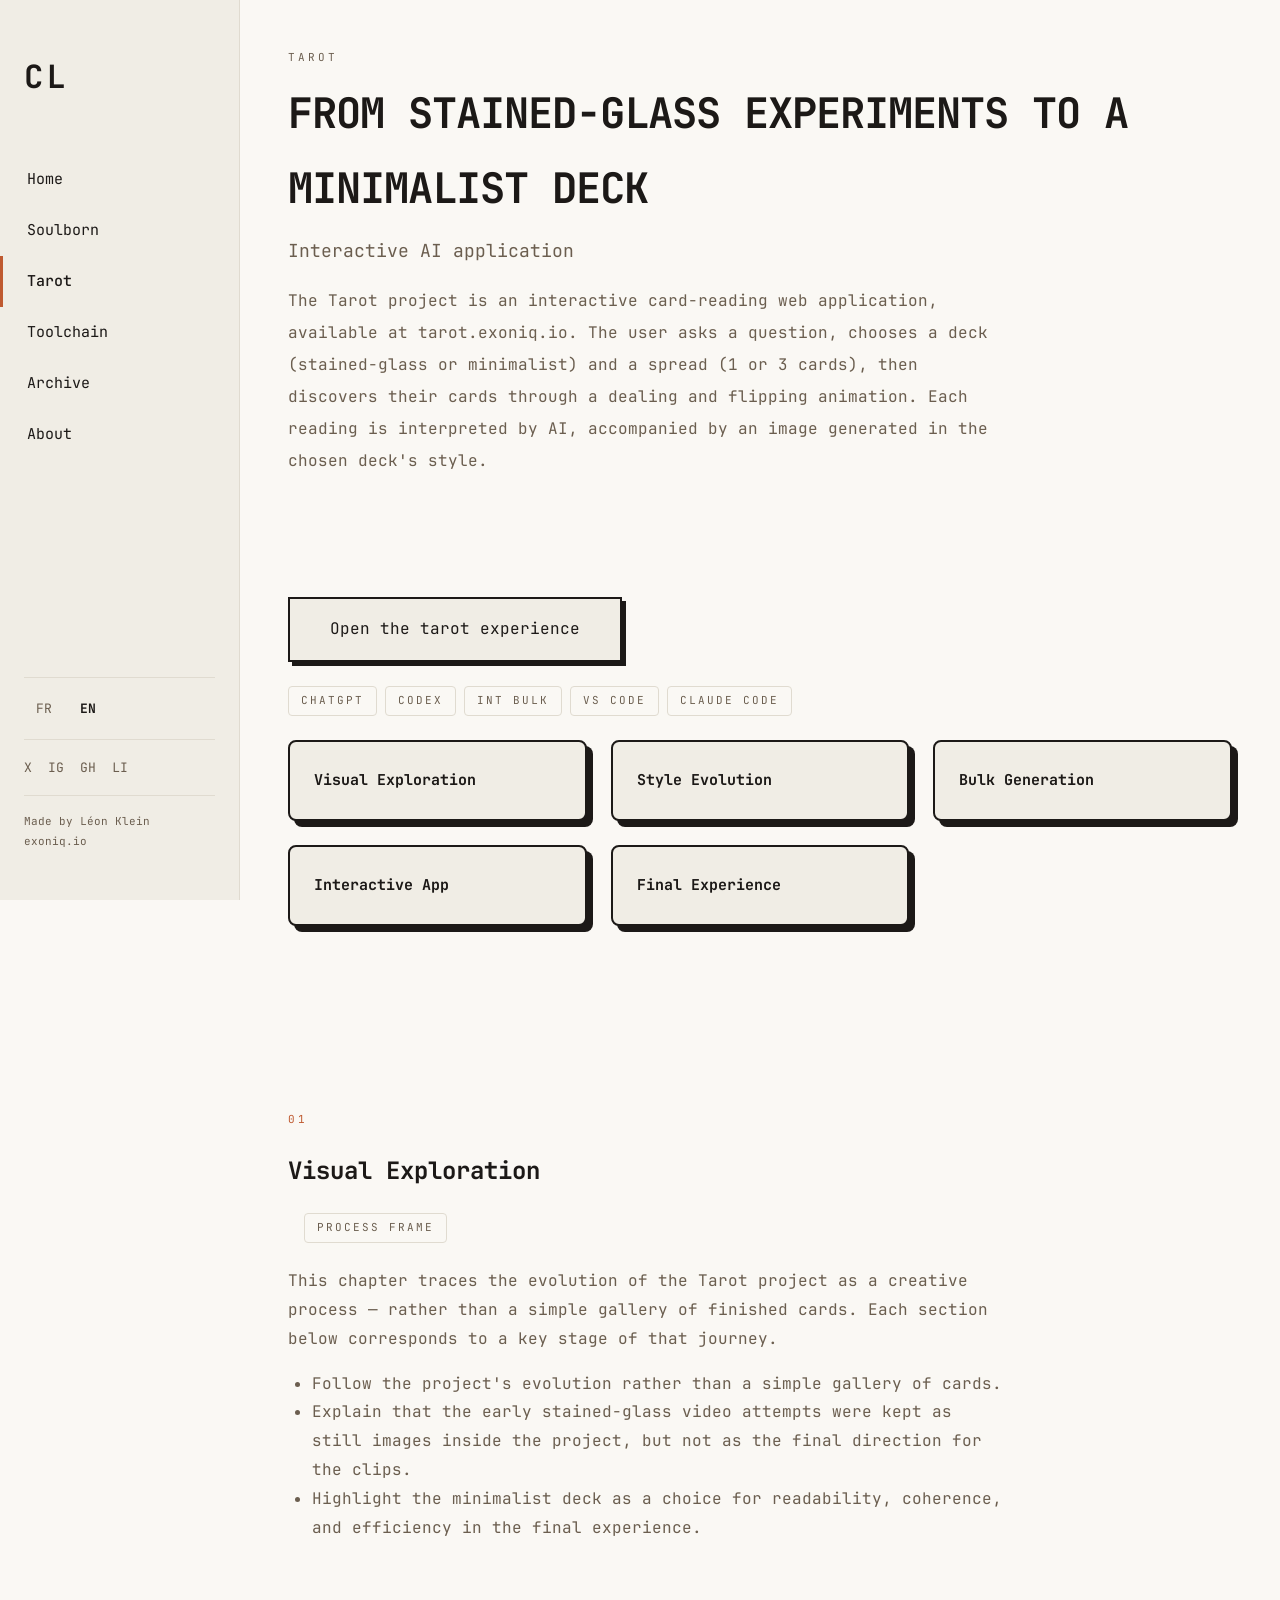
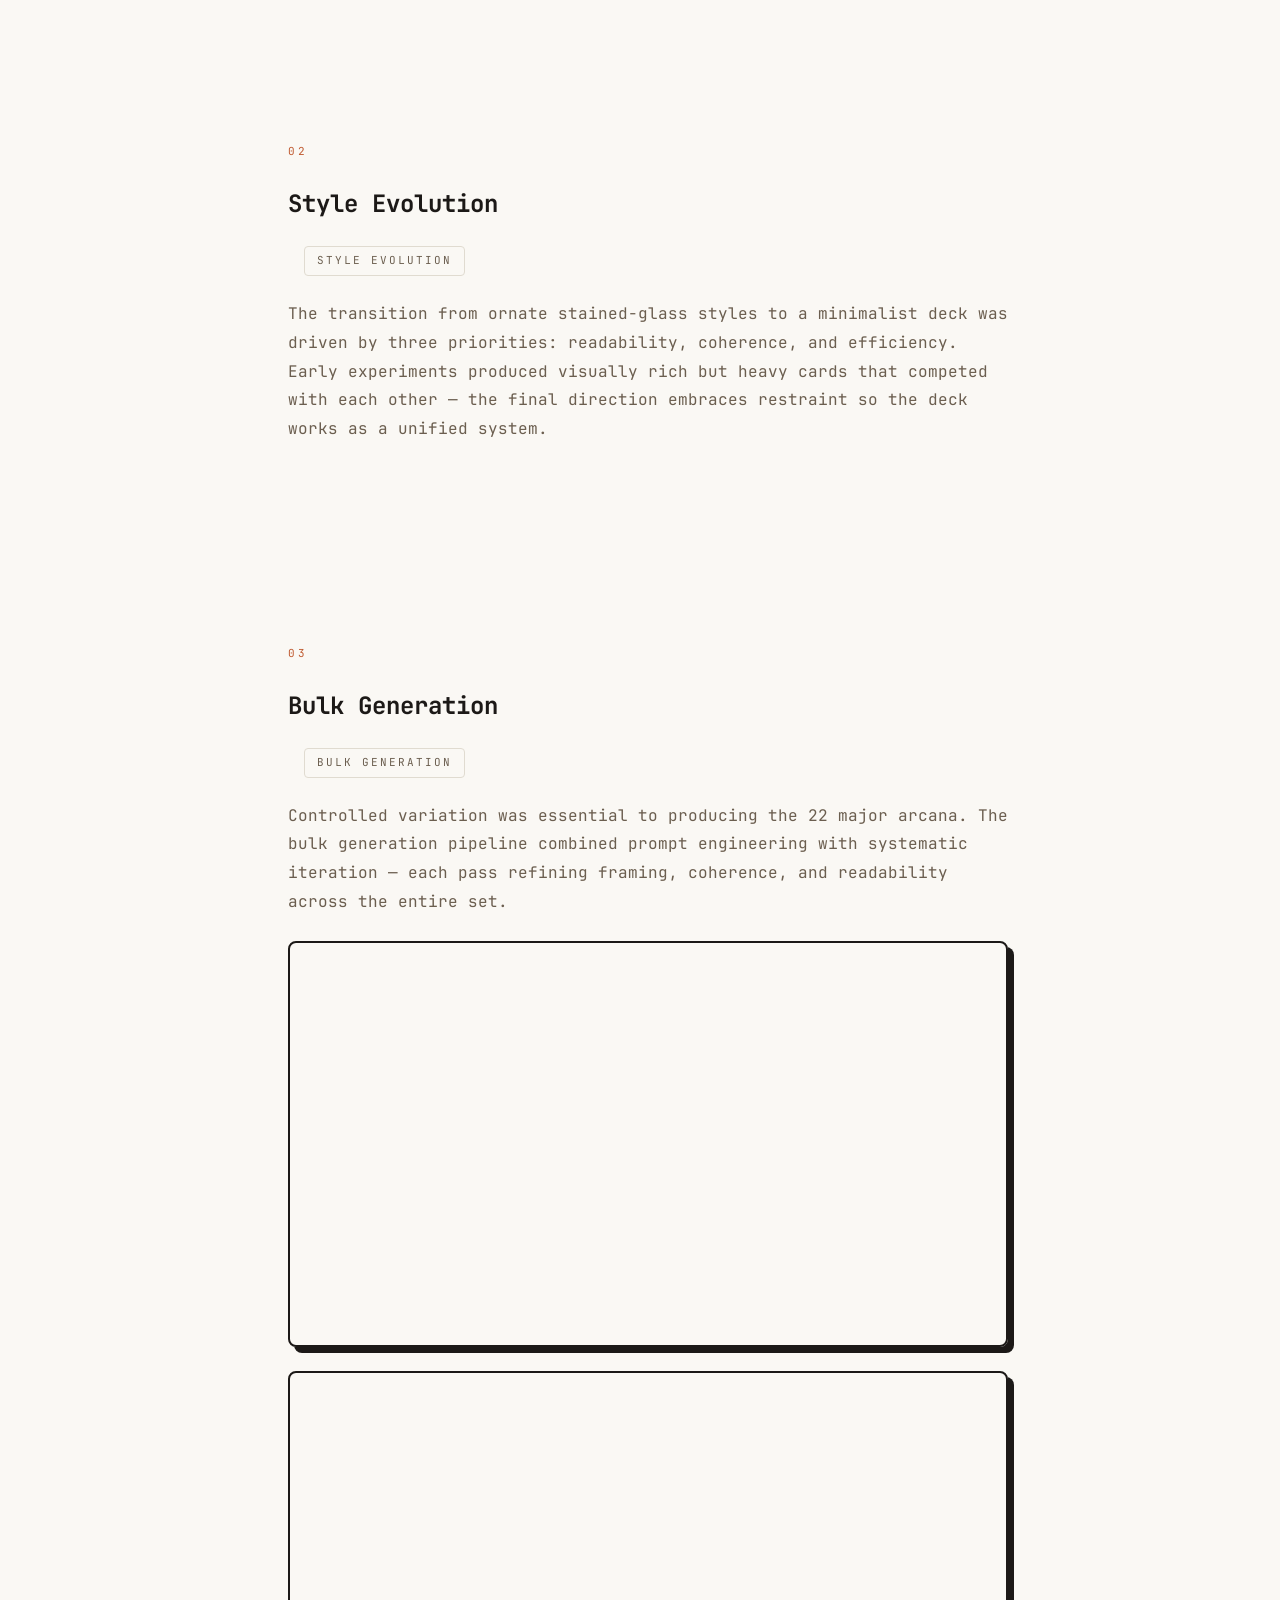
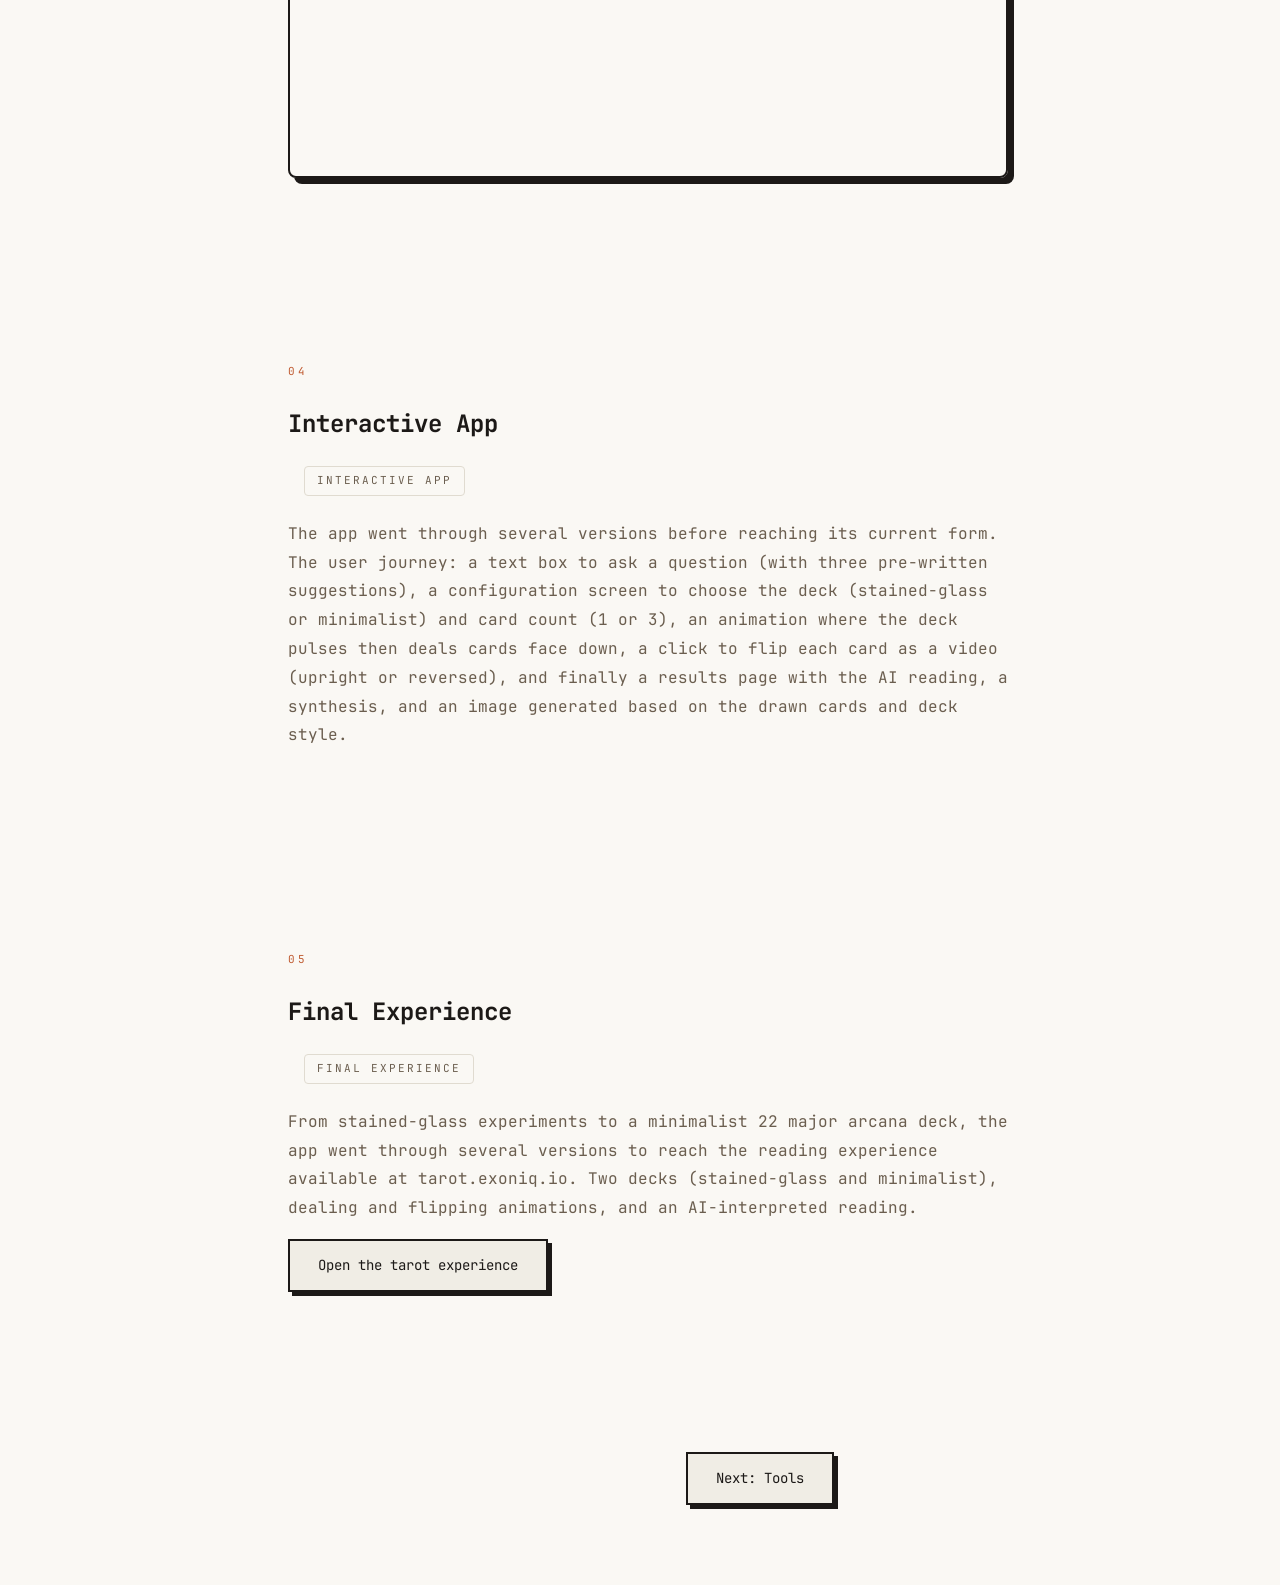
<file: tarot.html>
<!DOCTYPE html>
<html lang="en">
<head>
  <meta charset="UTF-8">
  <meta name="viewport" content="width=device-width, initial-scale=1.0">
  <meta name="referrer" content="strict-origin-when-cross-origin">
  <title data-i18n="tarot.metaTitle">Tarot — Creative Lab OpenAI</title>
  <meta name="description" content="Interactive AI-generated tarot card experience — from visual exploration to a live web application at tarot.exoniq.io." data-i18n-attr="content:tarot.metaDescription">
  <!-- Open Graph -->
  <meta property="og:title" content="Tarot — Creative Lab OpenAI" data-i18n-attr="content:tarot.metaTitle">
  <meta property="og:description" content="Interactive AI-generated tarot card experience — from visual exploration to a live web application at tarot.exoniq.io." data-i18n-attr="content:tarot.metaDescription">
  <meta property="og:type" content="website">
  <!-- Font Preload -->
  <link rel="preload" href="assets/fonts/JetBrainsMono[wght].woff2" as="font" type="font/woff2" crossorigin>
  <!-- Stylesheets -->
  <link rel="stylesheet" href="css/tokens.css">
  <link rel="stylesheet" href="css/components.css">
  <link rel="stylesheet" href="css/sidebar.css">
  <link rel="stylesheet" href="css/project.css">
  <link rel="stylesheet" href="css/animations.css">
  <noscript><style>.reveal { opacity: 1 !important; transform: none !important; }</style></noscript>
</head>
<body>
  <a href="#main" class="skip-link" data-i18n="shared.a11y.skipToContent">Skip to content</a>

  <button class="hamburger" aria-label="Open menu" aria-expanded="false" data-i18n-attr="aria-label:shared.a11y.openMenu">
    <span class="hamburger-line"></span>
    <span class="hamburger-line"></span>
    <span class="hamburger-line"></span>
  </button>

  <nav class="sidebar" aria-label="Site navigation" data-i18n-attr="aria-label:shared.a11y.siteNavigation">
    <button class="sidebar__close" aria-label="Close menu" data-i18n-attr="aria-label:shared.a11y.closeMenu">&times;</button>
    <a href="index.html" class="sidebar__logo" aria-label="Creative Lab home" data-i18n-attr="aria-label:shared.a11y.homeLink">CL</a>

    <ul class="sidebar__nav">
      <li><a href="index.html" data-i18n="sidebar.nav.home">Home</a></li>
      <li><a href="soulborn.html" data-i18n="sidebar.nav.soulborn">Soulborn</a></li>
      <li><a href="tarot.html" class="active" data-i18n="sidebar.nav.tarot">Tarot</a></li>
      <li><a href="tools.html" data-i18n="sidebar.nav.tools">Toolchain</a></li>
      <li><a href="archive.html" data-i18n="sidebar.nav.archive">Archive</a></li>
      <li><a href="about.html" data-i18n="sidebar.nav.about">About</a></li>
    </ul>

    <div class="sidebar__divider"></div>

    <div class="sidebar__lang" role="radiogroup" aria-label="Language" data-i18n-attr="aria-label:shared.a11y.language">
      <button class="lang-pill" data-lang="fr" role="radio" aria-label="Fran&ccedil;ais" aria-checked="false" data-i18n-attr="aria-label:shared.a11y.languageFrench">FR</button>
      <button class="lang-pill" data-lang="en" role="radio" aria-label="English" aria-checked="false" data-i18n-attr="aria-label:shared.a11y.languageEnglish">EN</button>
    </div>

    <div class="sidebar__divider"></div>

    <div class="sidebar__social">
      <a href="https://x.com/ex0niq" target="_blank" rel="noopener noreferrer" aria-label="Twitter/X" data-i18n-attr="aria-label:shared.a11y.socialX">X</a>
      <a href="https://instagram.com/ex0niq" target="_blank" rel="noopener noreferrer" aria-label="Instagram" data-i18n-attr="aria-label:shared.a11y.socialInstagram">IG</a>
      <a href="https://github.com/Ecureuilenrage" target="_blank" rel="noopener noreferrer" aria-label="GitHub" data-i18n-attr="aria-label:shared.a11y.socialGithub">GH</a>
      <a href="https://www.linkedin.com/in/l%C3%A9on-klein-a61a60167/" target="_blank" rel="noopener noreferrer" aria-label="LinkedIn" data-i18n-attr="aria-label:shared.a11y.socialLinkedIn">LI</a>
    </div>

    <div class="sidebar__divider"></div>

    <div class="sidebar__credit">
      <a href="https://www.linkedin.com/in/l%C3%A9on-klein-a61a60167/" target="_blank" rel="noopener noreferrer" data-i18n="footer.madeBy">Made by L&eacute;on Klein</a>
    </div>
    <div class="sidebar__portfolio">
      <a href="https://exoniq.io" target="_blank" rel="noopener noreferrer">exoniq.io</a>
    </div>
  </nav>

  <main id="main" tabindex="-1">
    <header class="project-header">
      <p class="project-eyebrow" data-i18n="tarot.eyebrow">Tarot</p>
      <h1 data-i18n="tarot.title">From stained-glass experiments to a minimalist deck</h1>
      <p class="project-subtitle" data-i18n="tarot.subtitle">Interactive AI application</p>
      <p class="project-lead" data-i18n="tarot.lead">The Tarot project is an interactive card-reading web application, available at tarot.exoniq.io. The user asks a question, chooses a deck (stained-glass or minimalist) and a spread (1 or 3 cards), then discovers their cards through a dealing and flipping animation. Each reading is interpreted by AI, accompanied by an image generated in the chosen deck's style.</p>
    </header>
    <section class="section" id="dashboard">
      <a href="https://tarot.exoniq.io" target="_blank" rel="noopener noreferrer" class="btn btn--lg" data-i18n="tarot.liveCta">Open the tarot experience</a>

      <div class="dashboard-tags">
        <span class="tag">ChatGPT</span>
        <span class="tag">Codex</span>
        <span class="tag">Int Bulk</span>
        <span class="tag">VS Code</span>
        <span class="tag">Claude Code</span>
      </div>

      <div id="tarot-cards" class="tag-cloud"></div>

      <nav class="dashboard-nav grid grid-3" aria-label="Project sections" data-i18n-attr="aria-label:shared.a11y.projectSections">
        <a href="#exploration" class="card"><span class="dashboard-nav__label" data-i18n="tarot.sections.exploration.heading">Visual Exploration</span></a>
        <a href="#evolution" class="card"><span class="dashboard-nav__label" data-i18n="tarot.sections.styleEvolution.heading">Style Evolution</span></a>
        <a href="#generation" class="card"><span class="dashboard-nav__label" data-i18n="tarot.sections.bulkGeneration.heading">Bulk Generation</span></a>
        <a href="#app" class="card"><span class="dashboard-nav__label" data-i18n="tarot.sections.app.heading">Interactive App</span></a>
        <a href="#experience" class="card"><span class="dashboard-nav__label" data-i18n="tarot.sections.finalExperience.heading">Final Experience</span></a>
      </nav>
    </section>
    <section class="section" id="exploration">
      <div class="process-section reveal">
        <p class="process-step">01</p>
        <h2 data-i18n="tarot.sections.exploration.heading">Visual Exploration</h2>
        <span class="tag process-tag" data-i18n="tarot.sections.exploration.tag">Process frame</span>
        <div class="process-body">
          <p data-i18n="tarot.sections.exploration.introCopy">This chapter traces the evolution of the Tarot project as a creative process — rather than a simple gallery of finished cards. Each section below corresponds to a key stage of that journey.</p>
          <ul>
            <li data-i18n="tarot.sections.exploration.points.0">Follow the project's evolution rather than a simple gallery of cards.</li>
            <li data-i18n="tarot.sections.exploration.points.1">Explain that the early stained-glass video attempts were kept as still images inside the project, but not as the final direction for the clips.</li>
            <li data-i18n="tarot.sections.exploration.points.2">Highlight the minimalist deck as a choice for readability, coherence, and efficiency in the final experience.</li>
          </ul>
        </div>
      </div>
    </section>
    <section class="section" id="evolution">
      <div class="process-section reveal">
        <p class="process-step">02</p>
        <h2 data-i18n="tarot.sections.styleEvolution.heading">Style Evolution</h2>
        <span class="tag process-tag" data-i18n="tarot.sections.styleEvolution.tag">Style Evolution</span>
        <div class="process-body">
          <p data-i18n="tarot.sections.styleEvolution.copy">The transition from ornate stained-glass styles to a minimalist deck was driven by three priorities: readability, coherence, and efficiency. Early experiments produced visually rich but heavy cards that competed with each other — the final direction embraces restraint so the deck works as a unified system.</p>
        </div>
      </div>
    </section>
    <section class="section" id="generation">
      <div class="process-section reveal">
        <p class="process-step">03</p>
        <h2 data-i18n="tarot.sections.bulkGeneration.heading">Bulk Generation</h2>
        <span class="tag process-tag" data-i18n="tarot.sections.bulkGeneration.heading">Bulk Generation</span>
        <div class="process-body">
          <p data-i18n="tarot.sections.bulkGeneration.copy">Controlled variation was essential to producing the 22 major arcana. The bulk generation pipeline combined prompt engineering with systematic iteration — each pass refining framing, coherence, and readability across the entire set.</p>
          <div class="process-media">
            <div class="video-embed">
              <iframe
                src="https://www.youtube.com/embed/JEqVGvyrjsI?si=LwN3oP0E4cvZCkM9"
                title="Int Bulk Iterations 1"
                loading="lazy"
                allow="accelerometer; autoplay; clipboard-write; encrypted-media; gyroscope; picture-in-picture; web-share"
                referrerpolicy="strict-origin-when-cross-origin"
                allowfullscreen></iframe>
            </div>
            <div class="video-embed">
              <iframe
                src="https://www.youtube.com/embed/J8OFkF3Ft-g?si=NMat_FWL-uT77lIl"
                title="Int Bulk Iterations 2"
                loading="lazy"
                allow="accelerometer; autoplay; clipboard-write; encrypted-media; gyroscope; picture-in-picture; web-share"
                referrerpolicy="strict-origin-when-cross-origin"
                allowfullscreen></iframe>
            </div>
          </div>
        </div>
      </div>
    </section>
    <section class="section" id="app">
      <div class="process-section reveal">
        <p class="process-step">04</p>
        <h2 data-i18n="tarot.sections.app.heading">Interactive App</h2>
        <span class="tag process-tag" data-i18n="tarot.sections.app.tag">Interactive App</span>
        <div class="process-body">
          <p data-i18n="tarot.sections.app.copy">The app went through several versions before reaching its current form. The user journey: a text box to ask a question (with three pre-written suggestions), a configuration screen to choose the deck (stained-glass or minimalist) and card count (1 or 3), an animation where the deck pulses then deals cards face down, a click to flip each card as a video (upright or reversed), and finally a results page with the AI reading, a synthesis, and an image generated based on the drawn cards and deck style.</p>
        </div>
      </div>
    </section>
    <section class="section" id="experience">
      <div class="process-section reveal">
        <p class="process-step">05</p>
        <h2 data-i18n="tarot.sections.finalExperience.heading">Final Experience</h2>
        <span class="tag process-tag" data-i18n="tarot.sections.finalExperience.tag">Final experience</span>
        <div class="process-body">
          <p data-i18n="tarot.sections.finalExperience.bodyCopy">From stained-glass experiments to a minimalist 22 major arcana deck, from VS Code prototypes to a live ritual-like draw experience — the Tarot project traces a complete creative journey through AI-assisted design and development.</p>
          <a href="https://tarot.exoniq.io" target="_blank" rel="noopener noreferrer" class="btn btn--md" data-i18n="tarot.liveCta">Open the tarot experience</a>
        </div>
      </div>
    </section>
    <section class="section" style="text-align: center;">
      <a href="tools.html" class="btn btn--md" data-i18n="navigation.nextTools">Next: Tools</a>
    </section>
  </main>

  <script src="content.js"></script>
  <script src="js/i18n.js"></script>
  <script src="app.js"></script>
  <script src="js/sidebar.js"></script>
  <script src="js/interactions.js"></script>
</body>
</html>
</file>
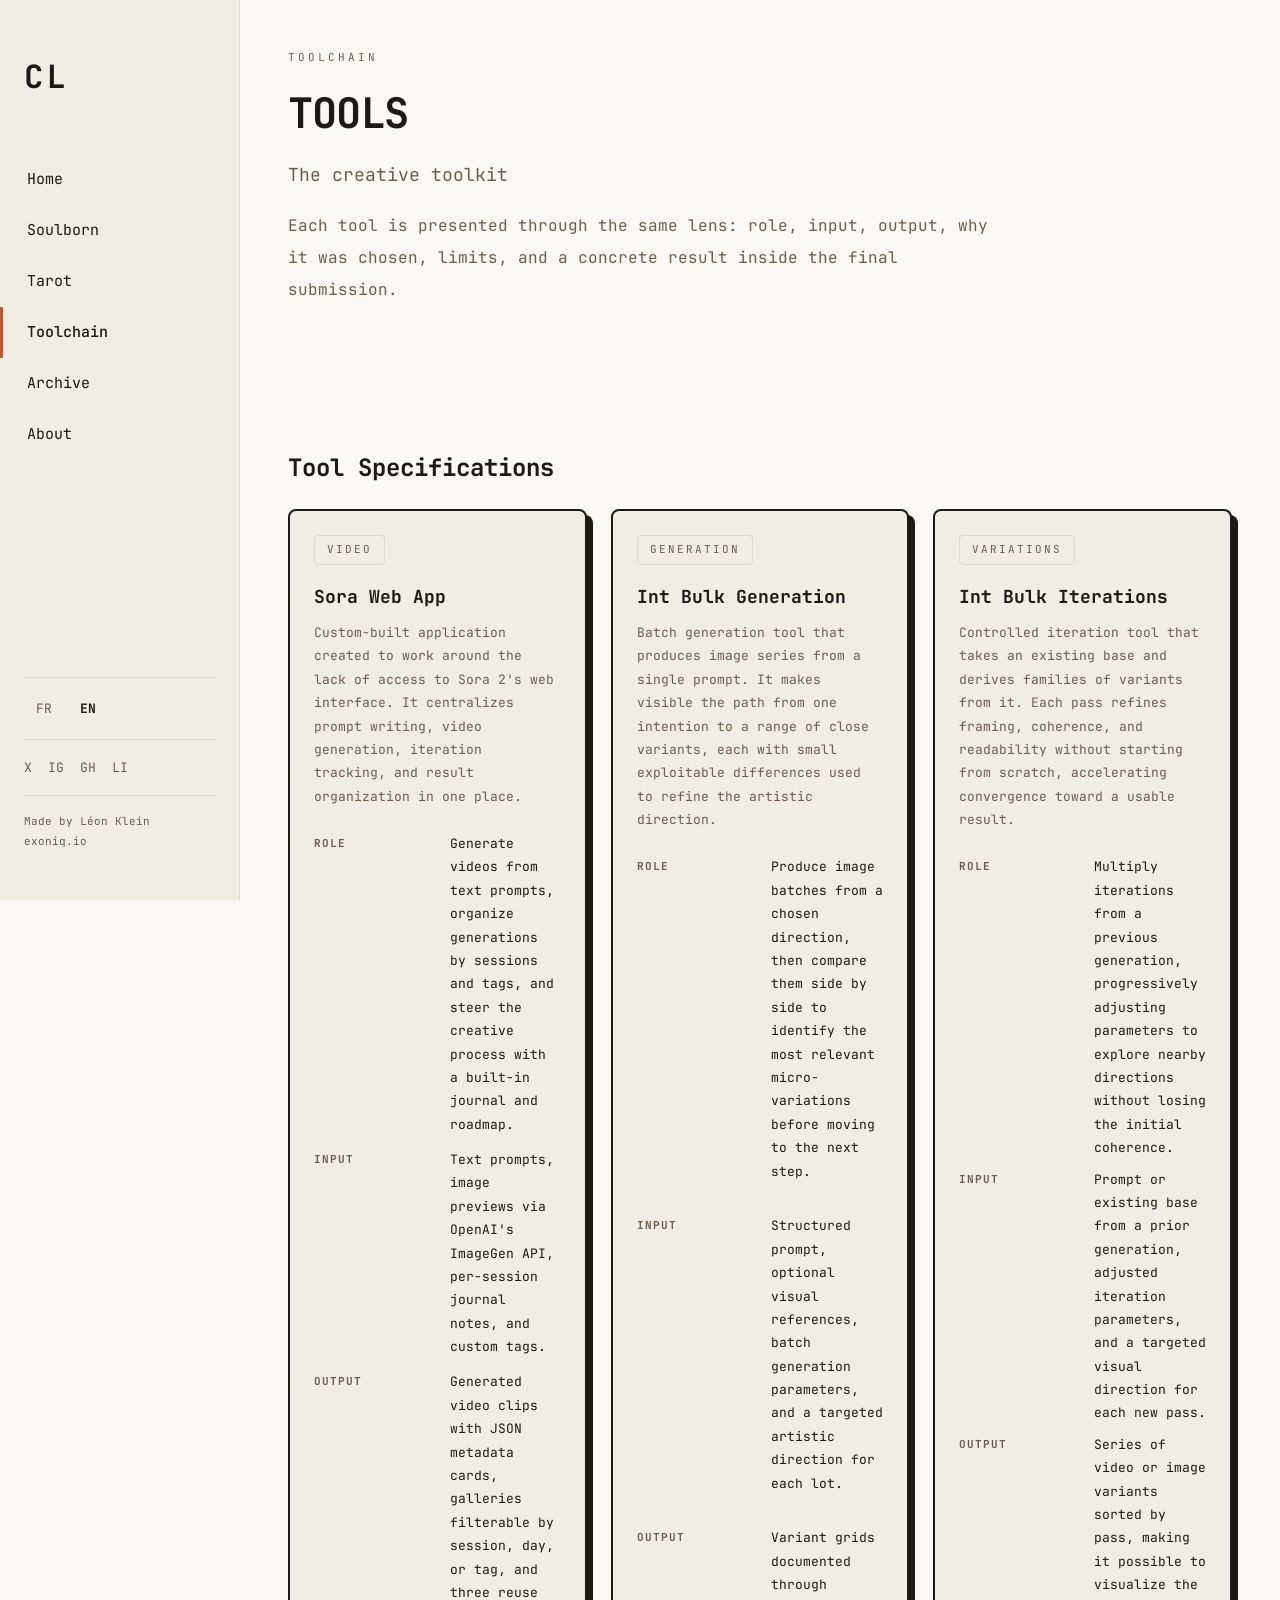
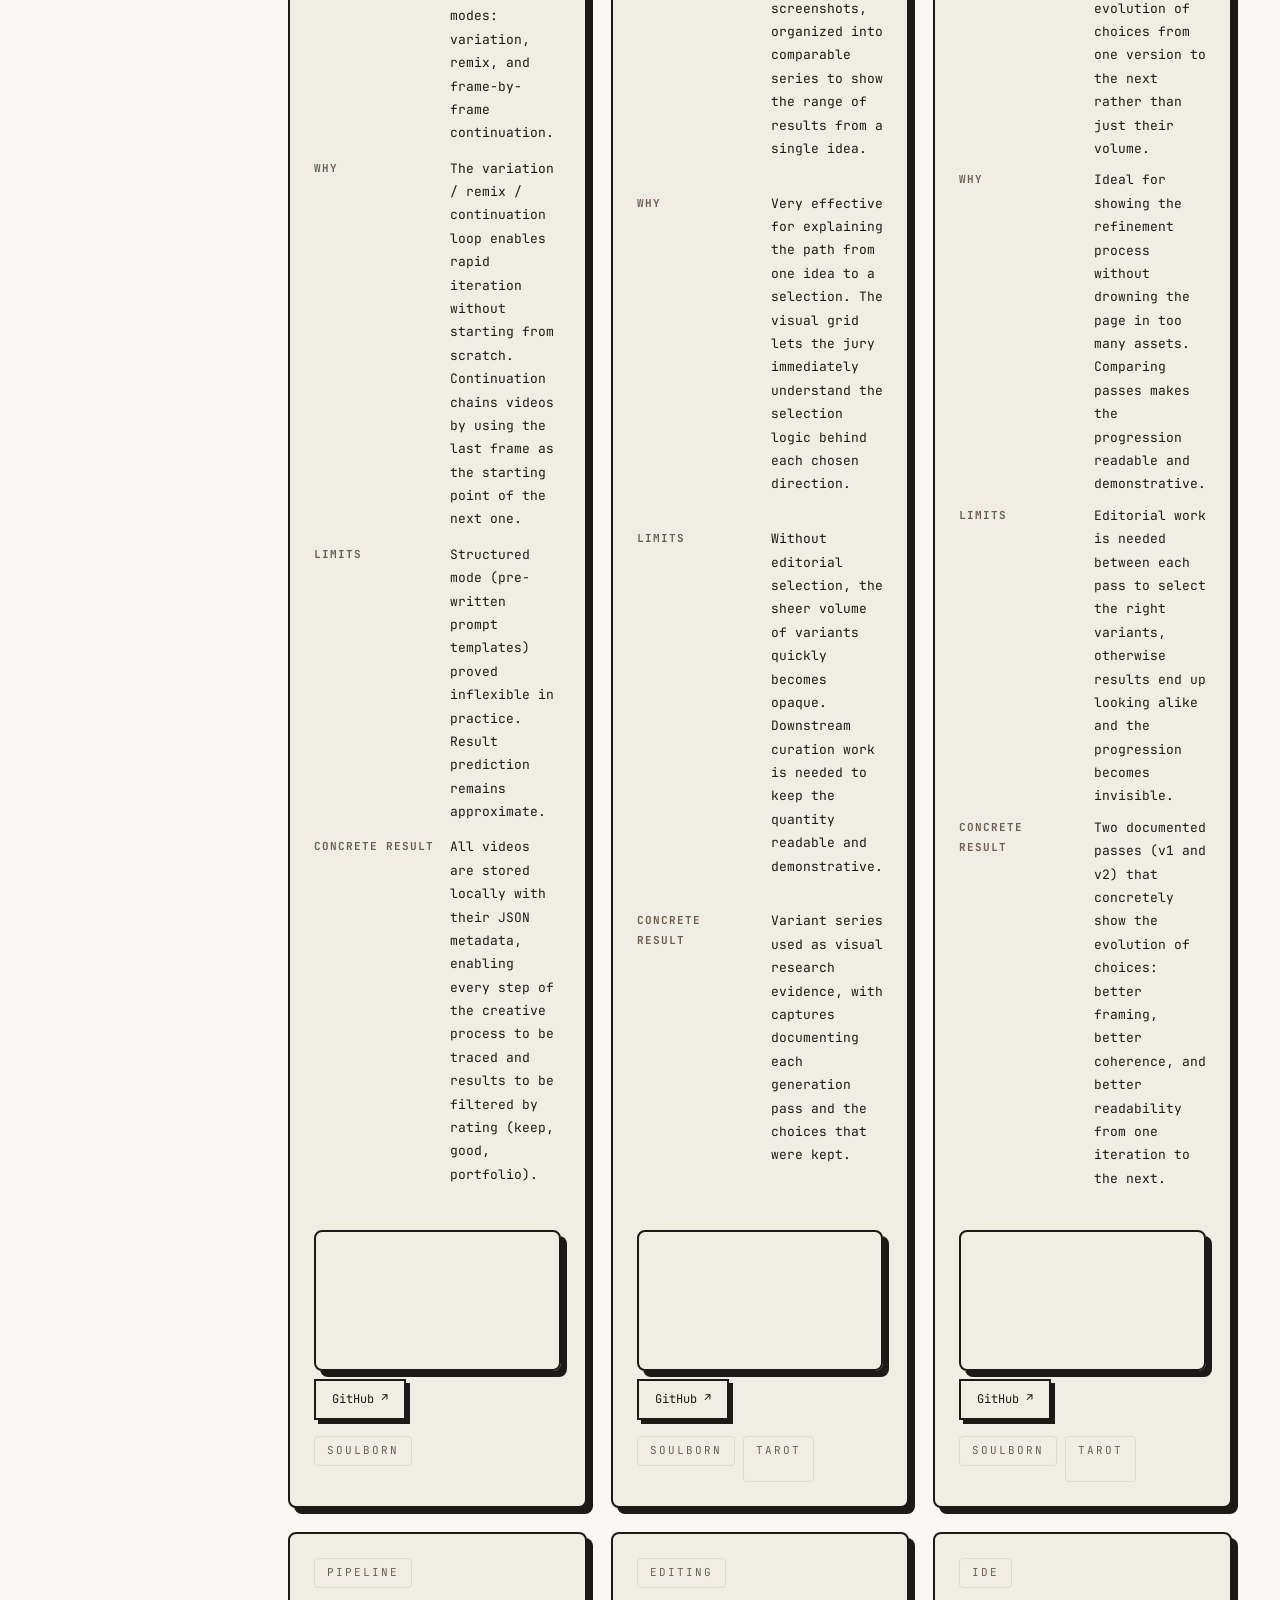
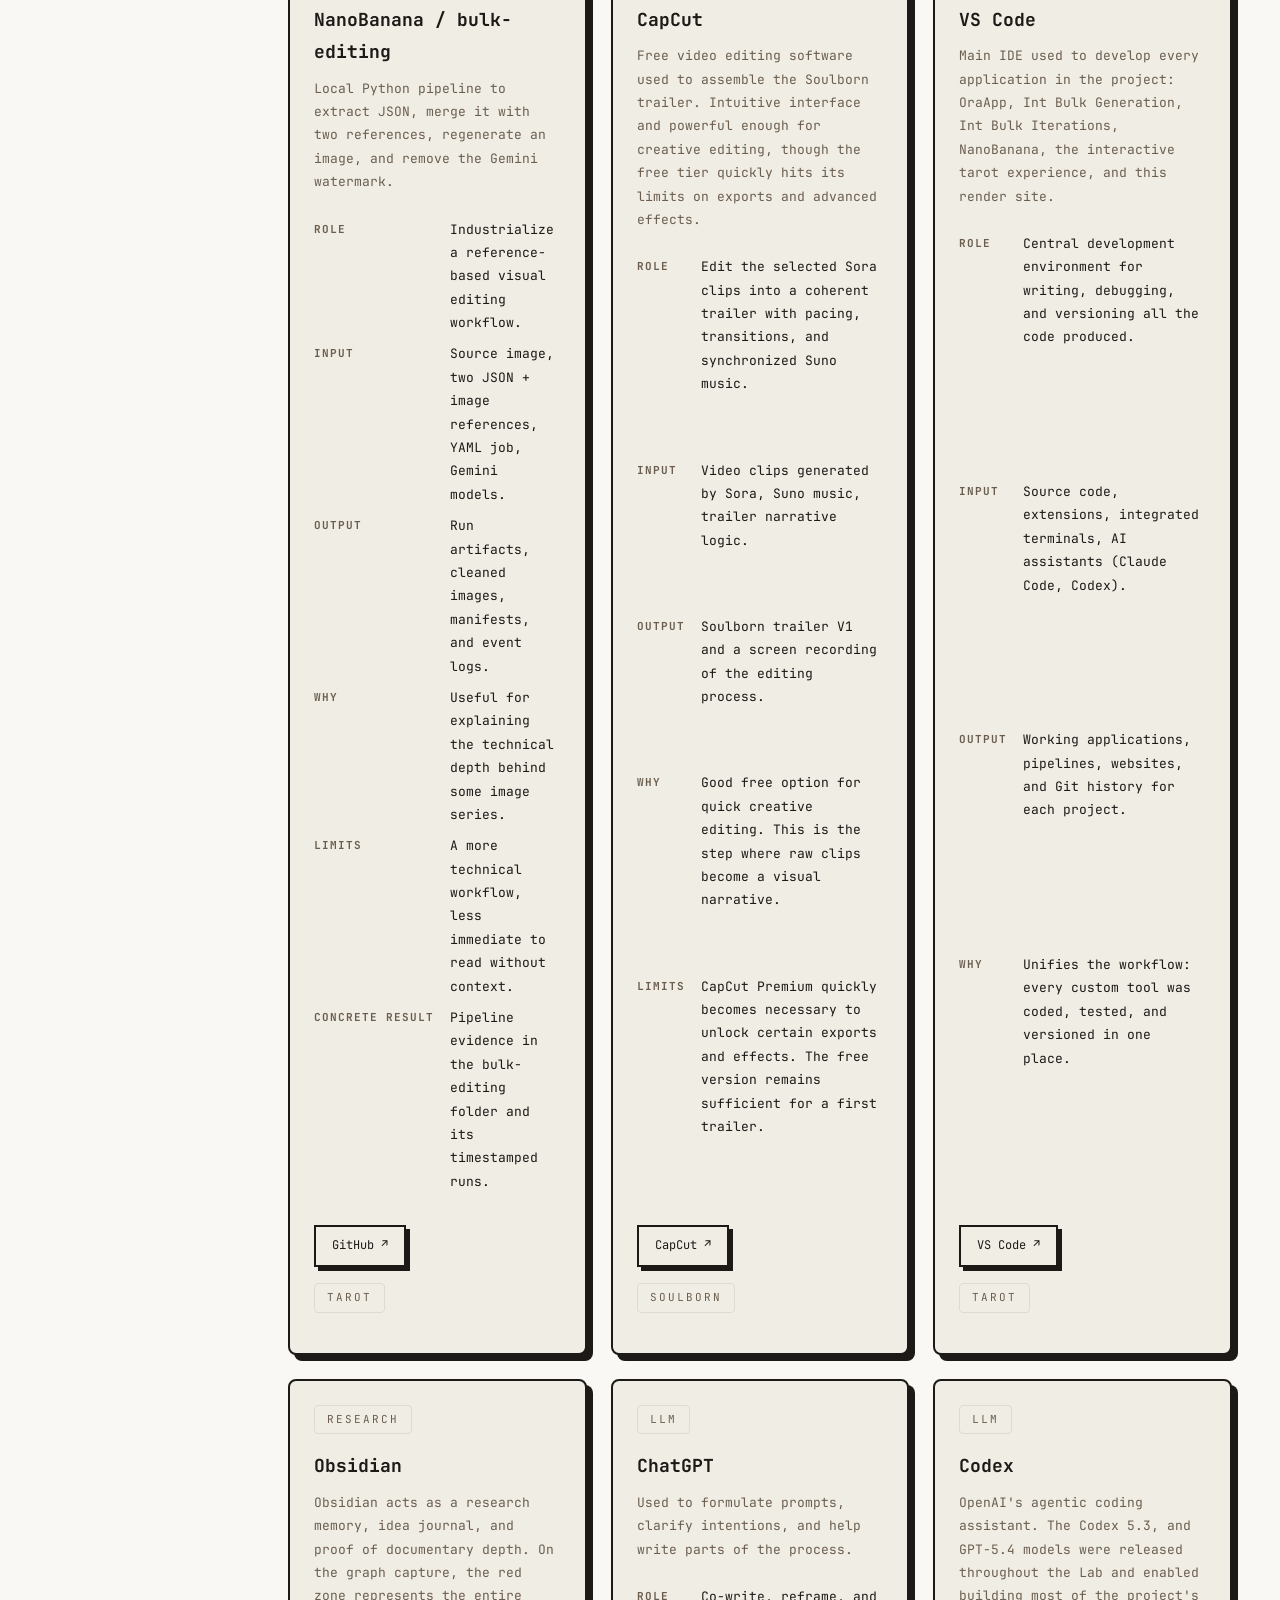
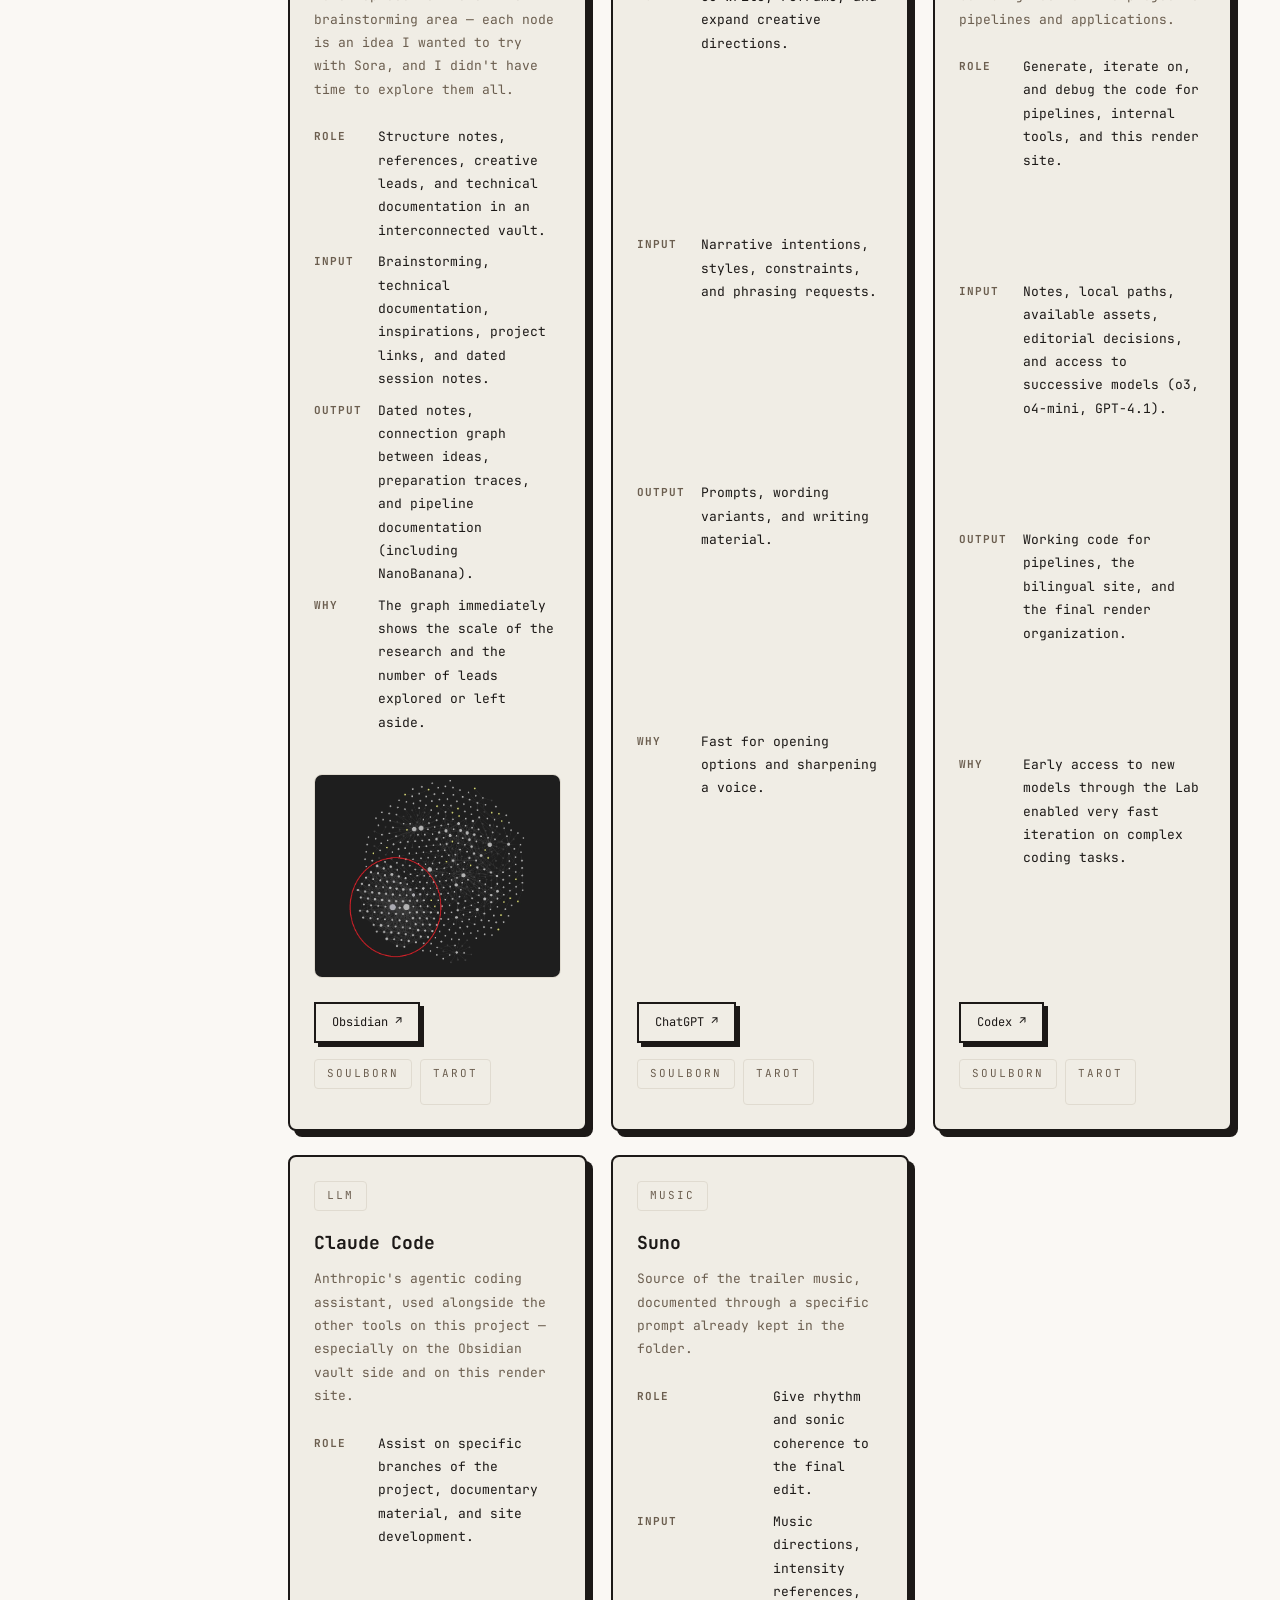
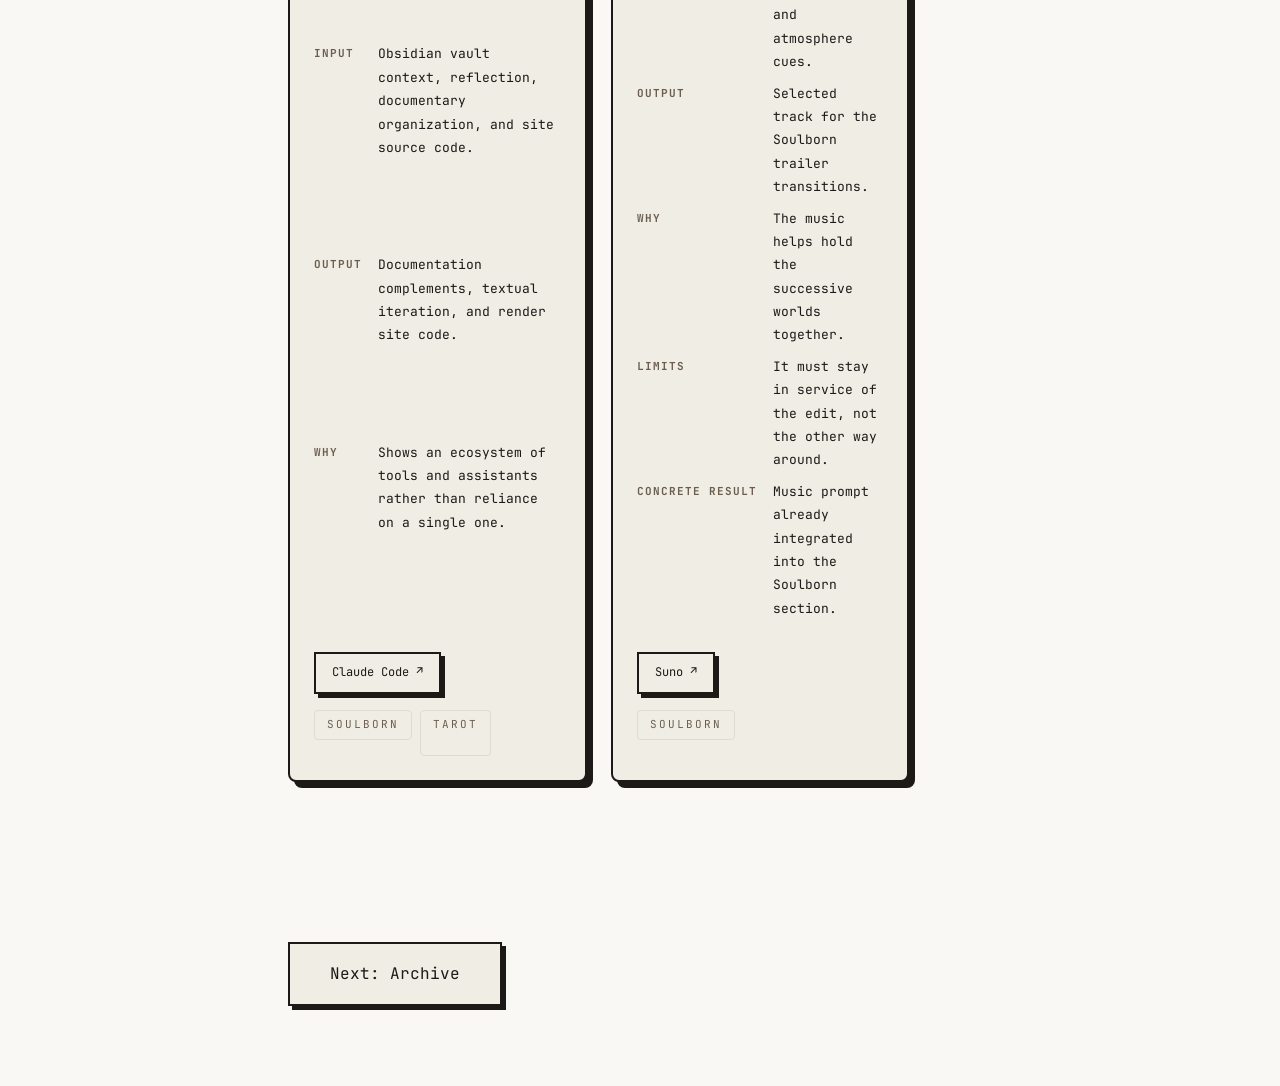
<file: tools.html>
<!DOCTYPE html>
<html lang="en">
<head>
  <meta charset="UTF-8">
  <meta name="viewport" content="width=device-width, initial-scale=1.0">
  <meta name="referrer" content="strict-origin-when-cross-origin">
  <title data-i18n="tools.metaTitle">Tools — Creative Lab OpenAI</title>
  <meta name="description" content="The creative toolkit — specifications for every tool used across both projects: Sora, CapCut, ChatGPT, Claude Code, Suno, NanoBanana, and more." data-i18n-attr="content:tools.metaDescription">
  <!-- Open Graph -->
  <meta property="og:title" content="Tools — Creative Lab OpenAI" data-i18n-attr="content:tools.metaTitle">
  <meta property="og:description" content="The creative toolkit — specifications for every tool used across both projects: Sora, CapCut, ChatGPT, Claude Code, Suno, NanoBanana, and more." data-i18n-attr="content:tools.metaDescription">
  <meta property="og:type" content="website">
  <!-- Font Preload -->
  <link rel="preload" href="assets/fonts/JetBrainsMono[wght].woff2" as="font" type="font/woff2" crossorigin>
  <!-- Stylesheets -->
  <link rel="stylesheet" href="css/tokens.css">
  <link rel="stylesheet" href="css/components.css">
  <link rel="stylesheet" href="css/sidebar.css">
  <link rel="stylesheet" href="css/project.css">
  <link rel="stylesheet" href="css/animations.css">
  <noscript><style>.reveal { opacity: 1 !important; transform: none !important; }</style></noscript>
</head>
<body>
  <a href="#main" class="skip-link" data-i18n="shared.a11y.skipToContent">Skip to content</a>

  <button class="hamburger" aria-label="Open menu" aria-expanded="false" data-i18n-attr="aria-label:shared.a11y.openMenu">
    <span class="hamburger-line"></span>
    <span class="hamburger-line"></span>
    <span class="hamburger-line"></span>
  </button>

  <nav class="sidebar" aria-label="Site navigation" data-i18n-attr="aria-label:shared.a11y.siteNavigation">
    <button class="sidebar__close" aria-label="Close menu" data-i18n-attr="aria-label:shared.a11y.closeMenu">&times;</button>
    <a href="index.html" class="sidebar__logo" aria-label="Creative Lab home" data-i18n-attr="aria-label:shared.a11y.homeLink">CL</a>

    <ul class="sidebar__nav">
      <li><a href="index.html" data-i18n="sidebar.nav.home">Home</a></li>
      <li><a href="soulborn.html" data-i18n="sidebar.nav.soulborn">Soulborn</a></li>
      <li><a href="tarot.html" data-i18n="sidebar.nav.tarot">Tarot</a></li>
      <li><a href="tools.html" class="active" data-i18n="sidebar.nav.tools">Toolchain</a></li>
      <li><a href="archive.html" data-i18n="sidebar.nav.archive">Archive</a></li>
      <li><a href="about.html" data-i18n="sidebar.nav.about">About</a></li>
    </ul>

    <div class="sidebar__divider"></div>

    <div class="sidebar__lang" role="radiogroup" aria-label="Language" data-i18n-attr="aria-label:shared.a11y.language">
      <button class="lang-pill" data-lang="fr" role="radio" aria-label="Fran&ccedil;ais" aria-checked="false" data-i18n-attr="aria-label:shared.a11y.languageFrench">FR</button>
      <button class="lang-pill" data-lang="en" role="radio" aria-label="English" aria-checked="false" data-i18n-attr="aria-label:shared.a11y.languageEnglish">EN</button>
    </div>

    <div class="sidebar__divider"></div>

    <div class="sidebar__social">
      <a href="https://x.com/ex0niq" target="_blank" rel="noopener noreferrer" aria-label="Twitter/X" data-i18n-attr="aria-label:shared.a11y.socialX">X</a>
      <a href="https://instagram.com/ex0niq" target="_blank" rel="noopener noreferrer" aria-label="Instagram" data-i18n-attr="aria-label:shared.a11y.socialInstagram">IG</a>
      <a href="https://github.com/Ecureuilenrage" target="_blank" rel="noopener noreferrer" aria-label="GitHub" data-i18n-attr="aria-label:shared.a11y.socialGithub">GH</a>
      <a href="https://www.linkedin.com/in/l%C3%A9on-klein-a61a60167/" target="_blank" rel="noopener noreferrer" aria-label="LinkedIn" data-i18n-attr="aria-label:shared.a11y.socialLinkedIn">LI</a>
    </div>

    <div class="sidebar__divider"></div>

    <div class="sidebar__credit">
      <a href="https://www.linkedin.com/in/l%C3%A9on-klein-a61a60167/" target="_blank" rel="noopener noreferrer" data-i18n="footer.madeBy">Made by L&eacute;on Klein</a>
    </div>
    <div class="sidebar__portfolio">
      <a href="https://exoniq.io" target="_blank" rel="noopener noreferrer">exoniq.io</a>
    </div>
  </nav>

  <main id="main" tabindex="-1">
    <header class="project-header">
      <p class="project-eyebrow" data-i18n="tools.eyebrow">Toolchain</p>
      <h1 data-i18n="tools.title">TOOLS</h1>
      <p class="project-subtitle" data-i18n="tools.subtitle">The creative toolkit</p>
      <p class="project-lead" data-i18n="tools.lead">Each tool is presented through the same lens: role, input, output, why it was chosen, limits, and a concrete result inside the final submission.</p>
    </header>
    <section class="section">
      <h2 data-i18n="tools.sectionHeading">Tool Specifications</h2>
      <div class="grid grid-3">

        <!-- 1. Sora Web App -->
        <article class="card tool-card reveal">
          <span class="tag" data-i18n="tools.items.0.tag">Video</span>
          <h3 data-i18n="tools.items.0.title">Sora Web App</h3>
          <p class="tool-copy" data-i18n="tools.items.0.copy">Central tool for testing atmospheres, worlds, and staging hypotheses before the final selection.</p>
          <dl class="tool-fields">
            <dt data-i18n="tools.fieldLabels.role">Role</dt>
            <dd data-i18n="tools.items.0.fields.role">Explore cinematic scenes and compare multiple visual directions.</dd>
            <dt data-i18n="tools.fieldLabels.input">Input</dt>
            <dd data-i18n="tools.items.0.fields.input">Prompts, reframings, world references, traveler, monolith, suns.</dd>
            <dt data-i18n="tools.fieldLabels.output">Output</dt>
            <dd data-i18n="tools.items.0.fields.output">Previews, candidate clips, and demonstration material.</dd>
            <dt data-i18n="tools.fieldLabels.why">Why</dt>
            <dd data-i18n="tools.items.0.fields.why">The fastest way to test an impossible world and its camera language.</dd>
            <dt data-i18n="tools.fieldLabels.limits">Limits</dt>
            <dd data-i18n="tools.items.0.fields.limits">Rare worlds remain unstable; motion coherence varies.</dd>
            <dt data-i18n="tools.fieldLabels.result">Concrete result</dt>
            <dd data-i18n="tools.items.0.fields.result">Direct basis for the Soulborn trailer and process captures.</dd>
          </dl>
          <div class="video-embed video-embed--sm">
            <iframe
              src="https://www.youtube.com/embed/8qwdrzuAX5A?si=B_bdb8q3cRLYIu0g"
              title="Screen capture of the Sora web app"
              loading="lazy"
              allow="accelerometer; autoplay; clipboard-write; encrypted-media; gyroscope; picture-in-picture; web-share"
              referrerpolicy="strict-origin-when-cross-origin"
              allowfullscreen></iframe>
          </div>
          <div class="tool-links">
            <a href="https://github.com/Ecureuilenrage/sora-app" target="_blank" rel="noopener noreferrer" class="btn btn--sm">GitHub &nearr;</a>
          </div>
          <div class="tool-projects">
            <span class="tag">Soulborn</span>
          </div>
        </article>

        <!-- 2. Int Bulk Generation -->
        <article class="card tool-card reveal">
          <span class="tag" data-i18n="tools.items.1.tag">Generation</span>
          <h3 data-i18n="tools.items.1.title">Int Bulk Generation</h3>
          <p class="tool-copy" data-i18n="tools.items.1.copy">Designed to show how one intention can produce several close images with readable small variations.</p>
          <dl class="tool-fields">
            <dt data-i18n="tools.fieldLabels.role">Role</dt>
            <dd data-i18n="tools.items.1.fields.role">Produce image batches from a chosen direction.</dd>
            <dt data-i18n="tools.fieldLabels.input">Input</dt>
            <dd data-i18n="tools.items.1.fields.input">Prompt, optional references, and a batch-generation logic.</dd>
            <dt data-i18n="tools.fieldLabels.output">Output</dt>
            <dd data-i18n="tools.items.1.fields.output">Variant grids to document through screenshots.</dd>
            <dt data-i18n="tools.fieldLabels.why">Why</dt>
            <dd data-i18n="tools.items.1.fields.why">Very effective for explaining the path from one idea to a selection.</dd>
            <dt data-i18n="tools.fieldLabels.limits">Limits</dt>
            <dd data-i18n="tools.items.1.fields.limits">Without selection, the volume quickly becomes opaque for a jury.</dd>
            <dt data-i18n="tools.fieldLabels.result">Concrete result</dt>
            <dd data-i18n="tools.items.1.fields.result">Placeholder already planned for both Soulborn and Tarot captures.</dd>
          </dl>
          <div class="video-embed video-embed--sm">
            <iframe
              src="https://www.youtube.com/embed/JEqVGvyrjsI?si=LwN3oP0E4cvZCkM9"
              title="Int Bulk Iterations v1"
              loading="lazy"
              allow="accelerometer; autoplay; clipboard-write; encrypted-media; gyroscope; picture-in-picture; web-share"
              referrerpolicy="strict-origin-when-cross-origin"
              allowfullscreen></iframe>
          </div>
          <div class="tool-links">
            <a href="https://github.com/Ecureuilenrage/int-bulk-iterations" target="_blank" rel="noopener noreferrer" class="btn btn--sm">GitHub &nearr;</a>
          </div>
          <div class="tool-projects">
            <span class="tag">Soulborn</span>
            <span class="tag">Tarot</span>
          </div>
        </article>

        <!-- 3. Int Bulk Iterations -->
        <article class="card tool-card reveal">
          <span class="tag" data-i18n="tools.items.2.tag">Variations</span>
          <h3 data-i18n="tools.items.2.title">Int Bulk Iterations</h3>
          <p class="tool-copy" data-i18n="tools.items.2.copy">Lets you generate families of variants quickly in order to compare useful micro-differences.</p>
          <dl class="tool-fields">
            <dt data-i18n="tools.fieldLabels.role">Role</dt>
            <dd data-i18n="tools.items.2.fields.role">Multiply iterations without restarting from scratch every time.</dd>
            <dt data-i18n="tools.fieldLabels.input">Input</dt>
            <dd data-i18n="tools.items.2.fields.input">Prompt or existing base, iteration parameters, targeted visual direction.</dd>
            <dt data-i18n="tools.fieldLabels.output">Output</dt>
            <dd data-i18n="tools.items.2.fields.output">Series of video or image variants to sort through.</dd>
            <dt data-i18n="tools.fieldLabels.why">Why</dt>
            <dd data-i18n="tools.items.2.fields.why">Ideal for showing process without drowning the page in too many final assets.</dd>
            <dt data-i18n="tools.fieldLabels.limits">Limits</dt>
            <dd data-i18n="tools.items.2.fields.limits">It still needs editorial selection, otherwise everything starts to look alike.</dd>
            <dt data-i18n="tools.fieldLabels.result">Concrete result</dt>
            <dd data-i18n="tools.items.2.fields.result">Concrete mini examples for Tarot and proof of controlled iteration.</dd>
          </dl>
          <div class="video-embed video-embed--sm">
            <iframe
              src="https://www.youtube.com/embed/J8OFkF3Ft-g?si=NMat_FWL-uT77lIl"
              title="Int Bulk Iterations v2"
              loading="lazy"
              allow="accelerometer; autoplay; clipboard-write; encrypted-media; gyroscope; picture-in-picture; web-share"
              referrerpolicy="strict-origin-when-cross-origin"
              allowfullscreen></iframe>
          </div>
          <div class="tool-links">
            <a href="https://github.com/Ecureuilenrage/int-bulk-iterations" target="_blank" rel="noopener noreferrer" class="btn btn--sm">GitHub &nearr;</a>
          </div>
          <div class="tool-projects">
            <span class="tag">Soulborn</span>
            <span class="tag">Tarot</span>
          </div>
        </article>

        <!-- 4. NanoBanana / bulk-editing -->
        <article class="card tool-card reveal">
          <span class="tag" data-i18n="tools.items.3.tag">Pipeline</span>
          <h3 data-i18n="tools.items.3.title">NanoBanana / bulk-editing</h3>
          <p class="tool-copy" data-i18n="tools.items.3.copy">Local Python pipeline to extract JSON, merge it with two references, regenerate an image, and remove the Gemini watermark.</p>
          <dl class="tool-fields">
            <dt data-i18n="tools.fieldLabels.role">Role</dt>
            <dd data-i18n="tools.items.3.fields.role">Industrialize a reference-based visual editing workflow.</dd>
            <dt data-i18n="tools.fieldLabels.input">Input</dt>
            <dd data-i18n="tools.items.3.fields.input">Source image, two JSON + image references, YAML job, Gemini models.</dd>
            <dt data-i18n="tools.fieldLabels.output">Output</dt>
            <dd data-i18n="tools.items.3.fields.output">Run artifacts, cleaned images, manifests, and event logs.</dd>
            <dt data-i18n="tools.fieldLabels.why">Why</dt>
            <dd data-i18n="tools.items.3.fields.why">Useful for explaining the technical depth behind some image series.</dd>
            <dt data-i18n="tools.fieldLabels.limits">Limits</dt>
            <dd data-i18n="tools.items.3.fields.limits">A more technical workflow, less immediate to read without context.</dd>
            <dt data-i18n="tools.fieldLabels.result">Concrete result</dt>
            <dd data-i18n="tools.items.3.fields.result">Pipeline evidence in the bulk-editing folder and its timestamped runs.</dd>
          </dl>
          <div class="tool-links">
            <a href="https://github.com/Ecureuilenrage/nanobanana-bulk-editing" target="_blank" rel="noopener noreferrer" class="btn btn--sm">GitHub &nearr;</a>
          </div>
          <div class="tool-projects">
            <span class="tag">Tarot</span>
          </div>
        </article>

        <!-- 5. CapCut -->
        <article class="card tool-card reveal">
          <span class="tag" data-i18n="tools.items.4.tag">Editing</span>
          <h3 data-i18n="tools.items.4.title">CapCut</h3>
          <p class="tool-copy" data-i18n="tools.items.4.copy">Editing turns disparate outputs into a readable, paced, presentable trailer.</p>
          <dl class="tool-fields">
            <dt data-i18n="tools.fieldLabels.role">Role</dt>
            <dd data-i18n="tools.items.4.fields.role">Assemble, trim, pace, and prioritize the visual material.</dd>
            <dt data-i18n="tools.fieldLabels.input">Input</dt>
            <dd data-i18n="tools.items.4.fields.input">Selected clips, Suno music, trailer logic, transitions.</dd>
            <dt data-i18n="tools.fieldLabels.output">Output</dt>
            <dd data-i18n="tools.items.4.fields.output">Final trailer version and a screen recording of the edit.</dd>
            <dt data-i18n="tools.fieldLabels.why">Why</dt>
            <dd data-i18n="tools.items.4.fields.why">This is where the project becomes narrative rather than accumulation.</dd>
            <dt data-i18n="tools.fieldLabels.limits">Limits</dt>
            <dd data-i18n="tools.items.4.fields.limits">Editing does not save confused material; it reveals the real choices.</dd>
          </dl>
          <div class="tool-links">
            <a href="https://www.capcut.com" target="_blank" rel="noopener noreferrer" class="btn btn--sm">CapCut &nearr;</a>
          </div>
          <div class="tool-projects">
            <span class="tag">Soulborn</span>
          </div>
        </article>

        <!-- 6. VS Code -->
        <article class="card tool-card reveal">
          <span class="tag" data-i18n="tools.items.5.tag">App</span>
          <h3 data-i18n="tools.items.5.title">VS Code</h3>
          <p class="tool-copy" data-i18n="tools.items.5.copy">Workspace for developing the tarot experience, with several versions to compare in order to show evolution.</p>
          <dl class="tool-fields">
            <dt data-i18n="tools.fieldLabels.role">Role</dt>
            <dd data-i18n="tools.items.5.fields.role">Build and evolve the interactive tarot experience.</dd>
            <dt data-i18n="tools.fieldLabels.input">Input</dt>
            <dd data-i18n="tools.items.5.fields.input">Prompting, UX decisions, previous versions, draw logic.</dd>
            <dt data-i18n="tools.fieldLabels.output">Output</dt>
            <dd data-i18n="tools.items.5.fields.output">Interactive app, VS Code captures, and a visible progression history.</dd>
            <dt data-i18n="tools.fieldLabels.why">Why</dt>
            <dd data-i18n="tools.items.5.fields.why">Shows that the project is not only an image gallery.</dd>
          </dl>
          <div class="tool-links">
            <a href="https://code.visualstudio.com" target="_blank" rel="noopener noreferrer" class="btn btn--sm">VS Code &nearr;</a>
          </div>
          <div class="tool-projects">
            <span class="tag">Tarot</span>
          </div>
        </article>

        <!-- 7. Obsidian -->
        <article class="card tool-card reveal">
          <span class="tag" data-i18n="tools.items.6.tag">Research</span>
          <h3 data-i18n="tools.items.6.title">Obsidian</h3>
          <p class="tool-copy" data-i18n="tools.items.6.copy">Obsidian acts as a research memory, idea journal, and proof of documentary depth.</p>
          <dl class="tool-fields">
            <dt data-i18n="tools.fieldLabels.role">Role</dt>
            <dd data-i18n="tools.items.6.fields.role">Structure notes, references, tracks, and process documentation.</dd>
            <dt data-i18n="tools.fieldLabels.input">Input</dt>
            <dd data-i18n="tools.items.6.fields.input">Brainstorming, technical documentation, inspirations, project links.</dd>
            <dt data-i18n="tools.fieldLabels.output">Output</dt>
            <dd data-i18n="tools.items.6.fields.output">Dated notes, graphs, preparation traces, and pipeline notes.</dd>
            <dt data-i18n="tools.fieldLabels.why">Why</dt>
            <dd data-i18n="tools.items.6.fields.why">The graph immediately shows the scale of the research.</dd>
          </dl>
          <figure class="tool-media-zoom" role="button" tabindex="0" aria-label="Click to zoom">
            <picture>
              <source srcset="assets/images/obsidian.webp" type="image/webp">
              <img src="assets/images/obsidian.png"
                   alt="Obsidian research graph showing brainstorming documentation and cross-links between ideas"
                   loading="lazy"
                   width="1390"
                   height="1146">
            </picture>
          </figure>
          <div class="tool-links">
            <a href="https://obsidian.md" target="_blank" rel="noopener noreferrer" class="btn btn--sm">Obsidian &nearr;</a>
          </div>
          <div class="tool-projects">
            <span class="tag">Soulborn</span>
            <span class="tag">Tarot</span>
          </div>
        </article>

        <!-- 8. ChatGPT -->
        <article class="card tool-card reveal">
          <span class="tag" data-i18n="tools.items.7.tag">LLM</span>
          <h3 data-i18n="tools.items.7.title">ChatGPT</h3>
          <p class="tool-copy" data-i18n="tools.items.7.copy">Used to formulate prompts, clarify intentions, and help write parts of the process.</p>
          <dl class="tool-fields">
            <dt data-i18n="tools.fieldLabels.role">Role</dt>
            <dd data-i18n="tools.items.7.fields.role">Co-write, reframe, and expand creative directions.</dd>
            <dt data-i18n="tools.fieldLabels.input">Input</dt>
            <dd data-i18n="tools.items.7.fields.input">Narrative intentions, styles, constraints, and phrasing requests.</dd>
            <dt data-i18n="tools.fieldLabels.output">Output</dt>
            <dd data-i18n="tools.items.7.fields.output">Prompts, wording variants, and writing material.</dd>
            <dt data-i18n="tools.fieldLabels.why">Why</dt>
            <dd data-i18n="tools.items.7.fields.why">Fast for opening options and sharpening a voice.</dd>
          </dl>
          <div class="tool-links">
            <a href="https://chatgpt.com" target="_blank" rel="noopener noreferrer" class="btn btn--sm">ChatGPT &nearr;</a>
          </div>
          <div class="tool-projects">
            <span class="tag">Soulborn</span>
            <span class="tag">Tarot</span>
          </div>
        </article>

        <!-- 9. Codex -->
        <article class="card tool-card reveal">
          <span class="tag" data-i18n="tools.items.8.tag">LLM</span>
          <h3 data-i18n="tools.items.8.title">Codex</h3>
          <p class="tool-copy" data-i18n="tools.items.8.copy">Used here to structure the render page, synthesize project material, and prepare a presentation that can actually be shown.</p>
          <dl class="tool-fields">
            <dt data-i18n="tools.fieldLabels.role">Role</dt>
            <dd data-i18n="tools.items.8.fields.role">Read source material, structure the story, and build the HTML/CSS/JS site.</dd>
            <dt data-i18n="tools.fieldLabels.input">Input</dt>
            <dd data-i18n="tools.items.8.fields.input">Notes, local paths, available assets, and the user's editorial decisions.</dd>
            <dt data-i18n="tools.fieldLabels.output">Output</dt>
            <dd data-i18n="tools.items.8.fields.output">Bilingual page, placeholders, and final-render organization.</dd>
            <dt data-i18n="tools.fieldLabels.why">Why</dt>
            <dd data-i18n="tools.items.8.fields.why">Helps turn diffuse brainstorming into a concrete structure.</dd>
          </dl>
          <div class="tool-links">
            <a href="https://openai.com/index/codex/" target="_blank" rel="noopener noreferrer" class="btn btn--sm">Codex &nearr;</a>
          </div>
          <div class="tool-projects">
            <span class="tag">Soulborn</span>
            <span class="tag">Tarot</span>
          </div>
        </article>

        <!-- 10. Claude Code -->
        <article class="card tool-card reveal">
          <span class="tag" data-i18n="tools.items.9.tag">LLM</span>
          <h3 data-i18n="tools.items.9.title">Claude Code</h3>
          <p class="tool-copy" data-i18n="tools.items.9.copy">Mentioned as another assistant used on the same project, especially around the Obsidian vault.</p>
          <dl class="tool-fields">
            <dt data-i18n="tools.fieldLabels.role">Role</dt>
            <dd data-i18n="tools.items.9.fields.role">Help on some branches of the project and on documentary material.</dd>
            <dt data-i18n="tools.fieldLabels.input">Input</dt>
            <dd data-i18n="tools.items.9.fields.input">Obsidian vault context, reflection, and documentary organization.</dd>
            <dt data-i18n="tools.fieldLabels.output">Output</dt>
            <dd data-i18n="tools.items.9.fields.output">Documentation complements and textual iteration.</dd>
            <dt data-i18n="tools.fieldLabels.why">Why</dt>
            <dd data-i18n="tools.items.9.fields.why">Helps show an ecosystem of tools rather than a single tool.</dd>
          </dl>
          <div class="tool-links">
            <a href="https://claude.ai/code" target="_blank" rel="noopener noreferrer" class="btn btn--sm">Claude Code &nearr;</a>
          </div>
          <div class="tool-projects">
            <span class="tag">Soulborn</span>
            <span class="tag">Tarot</span>
          </div>
        </article>

        <!-- 11. Suno -->
        <article class="card tool-card reveal">
          <span class="tag" data-i18n="tools.items.10.tag">Music</span>
          <h3 data-i18n="tools.items.10.title">Suno</h3>
          <p class="tool-copy" data-i18n="tools.items.10.copy">Source of the trailer music, documented through a specific prompt already kept in the folder.</p>
          <dl class="tool-fields">
            <dt data-i18n="tools.fieldLabels.role">Role</dt>
            <dd data-i18n="tools.items.10.fields.role">Give rhythm and sonic coherence to the final edit.</dd>
            <dt data-i18n="tools.fieldLabels.input">Input</dt>
            <dd data-i18n="tools.items.10.fields.input">Music directions, intensity references, and atmosphere cues.</dd>
            <dt data-i18n="tools.fieldLabels.output">Output</dt>
            <dd data-i18n="tools.items.10.fields.output">Selected track for the Soulborn trailer transitions.</dd>
            <dt data-i18n="tools.fieldLabels.why">Why</dt>
            <dd data-i18n="tools.items.10.fields.why">The music helps hold the successive worlds together.</dd>
            <dt data-i18n="tools.fieldLabels.limits">Limits</dt>
            <dd data-i18n="tools.items.10.fields.limits">It must stay in service of the edit, not the other way around.</dd>
            <dt data-i18n="tools.fieldLabels.result">Concrete result</dt>
            <dd data-i18n="tools.items.10.fields.result">Music prompt already integrated into the Soulborn section.</dd>
          </dl>
          <div class="tool-links">
            <a href="https://suno.com" target="_blank" rel="noopener noreferrer" class="btn btn--sm">Suno &nearr;</a>
          </div>
          <div class="tool-projects">
            <span class="tag">Soulborn</span>
          </div>
        </article>

      </div>
    </section>

    <nav class="section next-page reveal">
      <a href="archive.html" class="btn btn--lg" data-i18n="navigation.nextArchive">Next: Archive</a>
    </nav>
  </main>

  <script src="content.js"></script>
  <script src="js/i18n.js"></script>
  <script src="app.js"></script>
  <script src="js/sidebar.js"></script>
  <script src="js/interactions.js"></script>
</body>
</html>
</file>
<file: css/tokens.css>
/* ══════════════════════════════════════════════
   tokens.css — Design Tokens & CSS Reset
   Creative Lab · Paris 8
   ══════════════════════════════════════════════ */

/* ── CSS Reset ── */

*, *::before, *::after { box-sizing: border-box; }
body { margin: 0; font-family: 'JetBrains Mono', monospace; color: var(--text); background: var(--bg); line-height: var(--line-height); -webkit-font-smoothing: antialiased; -moz-osx-font-smoothing: grayscale; }

/* ── Font Face ── */

@font-face {
  font-family: 'JetBrains Mono';
  font-style: normal;
  font-weight: 100 800;
  font-display: swap;
  src: url('../assets/fonts/JetBrainsMono[wght].woff2') format('woff2');
}

/* ── Design Tokens ── */

:root {
  /* ── Palette — Paper ── */
  --bg: #faf8f4;
  --bg-surface: #f0ede5;
  --border: #e0dbd0;
  --text: #1c1917;
  --text-muted: #6b5e4f;
  --accent: #bf5a30;
  --accent-hover: #a04825;
  --shadow-color: #1c1917;

  /* ── Semantic Colors ── */
  --success: #3d7c47;
  --warning: #bf8c30;
  --error: #bf3030;
  --info: #3068a8;

  /* ── Typography — JetBrains Mono ── */
  --font: 'JetBrains Mono', monospace;
  --text-xs: 11px;
  --text-sm: 13px;
  --text-base: 15px;
  --text-lg: 18px;
  --text-xl: 24px;
  --text-2xl: 32px;
  --text-3xl: 42px;
  --line-height: 1.8;
  --letter-tight: -1px;
  --letter-wide: 3px;

  /* ── Spacing — 8px base ── */
  --space-xs: 8px;
  --space-sm: 16px;
  --space-md: 24px;
  --space-lg: 48px;
  --space-xl: 80px;
  --space-section: 120px;

  /* ── Component Tokens ── */
  --radius: 8px;
  --border-width: 2px;
  --shadow-offset: 6px;
  --shadow: var(--shadow-offset) var(--shadow-offset) 0 var(--shadow-color);
  --sidebar-width: 240px;

  /* ── Transitions ── */
  --ease: cubic-bezier(0.25, 0.1, 0.25, 1);
  --duration: 0.2s;
  --duration-slow: 0.4s;
}
</file>
<file: css/components.css>
/* ══════════════════════════════════════════════
   components.css — Reusable Component Styles
   Creative Lab · Paris 8
   ══════════════════════════════════════════════ */

/* ── Card ── */

.card {
  border: var(--border-width) solid var(--shadow-color);
  box-shadow: var(--shadow);
  border-radius: var(--radius);
  background: var(--bg-surface);
  padding: var(--space-md);
  transition: transform var(--duration) var(--ease), box-shadow var(--duration) var(--ease);
}

.card--lg {
  padding: var(--space-lg) var(--space-md);
}

.card--sm {
  padding: var(--space-sm);
}

.card:hover {
  transform: translate(-2px, -2px);
  box-shadow: 8px 8px 0 var(--shadow-color);
}

.card:active {
  transform: translate(0, 0);
  box-shadow: 4px 4px 0 var(--shadow-color);
}

.card:focus-visible {
  outline: 3px solid var(--accent);
  outline-offset: 2px;
}

/* ── Button ── */

.btn,
.btn:visited {
  border: var(--border-width) solid var(--shadow-color);
  box-shadow: 4px 4px 0 var(--shadow-color);
  background: var(--bg-surface);
  color: inherit;
  cursor: pointer;
  font-family: var(--font);
  text-decoration: none;
  display: inline-block;
  transition: transform var(--duration) var(--ease), box-shadow var(--duration) var(--ease);
}

.btn--lg {
  font-size: 16px;
  padding: 16px 40px;
}

.btn--md {
  font-size: 14px;
  padding: 12px 28px;
}

.btn--sm {
  font-size: 12px;
  padding: 8px 16px;
}

.btn:hover {
  transform: translate(-1px, -1px);
  box-shadow: 5px 5px 0 var(--shadow-color);
}

.btn:active {
  transform: translate(1px, 1px);
  box-shadow: 3px 3px 0 var(--shadow-color);
}

.btn:focus-visible {
  outline: 3px solid var(--accent);
  outline-offset: 2px;
}

/* ── Tag ── */

.tag {
  font-size: var(--text-xs);
  text-transform: uppercase;
  letter-spacing: 2px;
  padding: 4px 12px;
  border: 1px solid var(--border);
  border-radius: 4px;
  color: var(--text-muted);
  display: inline-block;
}

/* ── Grid ── */

.grid {
  display: grid;
  gap: var(--space-md);
}

.grid-2 {
  grid-template-columns: repeat(2, 1fr);
}

.grid-3 {
  grid-template-columns: repeat(3, 1fr);
}

.grid-auto {
  grid-template-columns: repeat(auto-fill, minmax(280px, 1fr));
}

/* ── Section ── */

.section {
  padding: var(--space-xl) 0;
}

.section--narrow {
  max-width: 720px;
}

/* ── Skip Link ── */

.skip-link {
  position: absolute;
  top: -100%;
  left: var(--space-sm);
  background: var(--accent);
  color: var(--bg);
  padding: var(--space-xs) var(--space-sm);
  font-family: var(--font);
  font-size: var(--text-sm);
  text-decoration: none;
  z-index: 1000;
  border-radius: var(--radius);
}

.skip-link:focus {
  top: var(--space-sm);
}

/* ── Responsive — Desktop-First ── */

@media (max-width: 1080px) {
  .grid-3 {
    grid-template-columns: repeat(2, 1fr);
  }
}

@media (max-width: 767px) {
  .grid-2,
  .grid-3 {
    grid-template-columns: 1fr;
  }
}
</file>
<file: css/sidebar.css>
/* ══════════════════════════════════════════════
   sidebar.css — Sidebar Navigation Styles
   Creative Lab · Paris 8
   ══════════════════════════════════════════════ */

/* ── Sidebar Layout ── */

.sidebar {
  position: fixed;
  left: 0;
  top: 0;
  bottom: 0;
  width: var(--sidebar-width);
  display: flex;
  flex-direction: column;
  background: var(--bg-surface);
  border-right: 1px solid var(--border);
  padding: var(--space-lg) 0;
  z-index: 100;
  overflow-y: auto;
}

/* ── Logo ── */

.sidebar__logo {
  display: block;
  padding: 0 var(--space-md);
  margin-bottom: var(--space-lg);
  font-size: var(--text-2xl);
  font-weight: 700;
  letter-spacing: var(--letter-wide);
  color: var(--text);
  text-decoration: none;
}

.sidebar__logo:focus-visible {
  outline: 3px solid var(--accent);
  outline-offset: -3px;
}

/* ── Navigation ── */

.sidebar__nav {
  list-style: none;
  margin: 0;
  padding: 0;
  flex-grow: 1;
}

.sidebar__nav a {
  display: block;
  padding: 12px var(--space-md);
  color: var(--text);
  text-decoration: none;
  font-size: var(--text-base);
  border-left: 3px solid transparent;
  transition: color 0.15s var(--ease), border-color 0.15s var(--ease), background-color 0.15s var(--ease);
}

.sidebar__nav a:hover {
  background: rgba(191, 90, 48, 0.05);
  color: var(--accent);
}

.sidebar__nav a.active {
  border-left-color: var(--accent);
  font-weight: 600;
}

.sidebar__nav a:focus-visible {
  outline: 3px solid var(--accent);
  outline-offset: -3px;
}

/* ── Social Links ── */

.sidebar__social {
  display: flex;
  gap: var(--space-sm);
  padding: 0 var(--space-md);
}

.sidebar__social a {
  color: var(--text-muted);
  text-decoration: none;
  font-size: var(--text-sm);
  transition: color var(--duration) var(--ease);
}

.sidebar__social a:hover {
  color: var(--accent);
}

.sidebar__social a:focus-visible {
  outline: 3px solid var(--accent);
  outline-offset: -3px;
}

/* ── Credit & Portfolio ── */

.sidebar__credit,
.sidebar__portfolio {
  padding: 0 var(--space-md);
  font-size: var(--text-xs);
  color: var(--text-muted);
}

.sidebar__credit a,
.sidebar__portfolio a {
  color: var(--text-muted);
  text-decoration: none;
  transition: color var(--duration) var(--ease);
}

.sidebar__credit a:hover,
.sidebar__portfolio a:hover {
  color: var(--accent);
}

.sidebar__credit a:focus-visible,
.sidebar__portfolio a:focus-visible {
  outline: 3px solid var(--accent);
  outline-offset: -3px;
}

/* ── Divider ── */

.sidebar__divider {
  height: 1px;
  background: var(--border);
  margin: var(--space-sm) var(--space-md);
}

/* ── Language Toggle ── */

.sidebar__lang {
  padding: 0 var(--space-md);
  display: flex;
  gap: 4px;
}

.lang-pill {
  border: none;
  background: transparent;
  padding: 6px 12px;
  font-family: var(--font);
  font-size: var(--text-sm);
  color: var(--text-muted);
  cursor: pointer;
  transition: color var(--duration) var(--ease), font-weight var(--duration) var(--ease);
}

.lang-pill:hover {
  color: var(--text);
}

.lang-pill.is-active {
  font-weight: 700;
  color: var(--text);
}

.lang-pill:focus-visible {
  outline: 3px solid var(--accent);
  outline-offset: -3px;
}

/* ── Main Content Offset ── */

body {
  margin-left: var(--sidebar-width);
  padding: 0 var(--space-lg);
}

/* ── Hamburger Button ── */

.hamburger {
  display: none; /* Hidden on desktop */
  position: fixed;
  top: var(--space-sm);
  left: var(--space-sm);
  min-width: 44px;
  min-height: 44px;
  align-items: center;
  justify-content: center;
  background: var(--bg-surface);
  border: var(--border-width) solid var(--shadow-color);
  box-shadow: 3px 3px 0 var(--shadow-color);
  cursor: pointer;
  z-index: 200;
  padding: 8px;
  font-family: var(--font);
}

.hamburger:focus-visible {
  outline: 3px solid var(--accent);
  outline-offset: 2px;
}

.hamburger-line {
  display: block;
  width: 20px;
  height: 2px;
  background: var(--text);
  margin: 3px 0;
}

/* ── Sidebar Overlay ── */

.sidebar-overlay {
  display: none;
  position: fixed;
  top: 0;
  right: 0;
  bottom: 0;
  left: 0;
  inset: 0;
  background: rgba(28, 25, 23, 0.4);
  z-index: 99;
}

.sidebar-overlay.active {
  display: block;
}

/* ── Sidebar Close Button ── */

.sidebar__close {
  display: none; /* Hidden on desktop */
}

/* ── Mobile Breakpoint ── */

@media (max-width: 767px) {
  body {
    margin-left: 0;
    padding: 0 20px;
  }

  .hamburger {
    display: flex;
  }

  .sidebar {
    transform: translateX(-100%);
    transition: transform 0.3s var(--ease);
    z-index: 300;
  }

  .sidebar.open {
    transform: translateX(0);
  }

  .sidebar__close {
    display: flex;
    align-items: center;
    justify-content: center;
    position: absolute;
    top: var(--space-sm);
    right: var(--space-sm);
    min-width: 44px;
    min-height: 44px;
    background: none;
    border: none;
    cursor: pointer;
    font-size: var(--text-lg);
    color: var(--text);
    font-family: var(--font);
  }

  .sidebar__close:focus-visible {
    outline: 3px solid var(--accent);
    outline-offset: -3px;
  }

  /* Ensure touch targets on sidebar links */
  .sidebar__nav a {
    min-height: 44px;
    display: flex;
    align-items: center;
  }

  .sidebar__social a {
    min-width: 44px;
    min-height: 44px;
    display: inline-flex;
    align-items: center;
    justify-content: center;
  }

  .lang-pill {
    min-height: 44px;
  }
}

/* ── Reduced Motion ── */

@media (prefers-reduced-motion: reduce) {
  .sidebar {
    transition: none;
  }
}
</file>
<file: css/homepage.css>
/* ══════════════════════════════════════════════
   homepage.css — Homepage-Specific Styles
   Creative Lab · Paris 8
   ══════════════════════════════════════════════ */

/* ── Homepage Hero ── */

.homepage-hero {
  padding: var(--space-lg) 0 0;
}

.homepage-hero h1 {
  font-size: clamp(var(--text-2xl), 5vw, var(--text-3xl));
  font-weight: 700;
  letter-spacing: var(--letter-tight);
  margin: 0 0 var(--space-lg);
  color: var(--text);
}

/* ── Portal ── */

.portal {
  display: flex;
  flex-direction: column;
  text-decoration: none;
  color: var(--text);
  overflow: hidden;
  padding: 0;
}

.portal-thumbnail {
  width: 100%;
  aspect-ratio: 16 / 9;
  object-fit: cover;
  display: block;
  border-bottom: var(--border-width) solid var(--shadow-color);
  background: var(--bg-surface);
}

.portal-content {
  padding: var(--space-md);
}

.portal h2 {
  font-size: var(--text-xl);
  font-weight: 700;
  text-transform: uppercase;
  letter-spacing: var(--letter-tight);
  margin: 0 0 var(--space-xs);
}

.portal p {
  font-size: var(--text-sm);
  color: var(--text-muted);
  margin: 0;
}

.portal:focus-visible {
  outline: 3px solid var(--accent);
  outline-offset: 2px;
}

/* ── Preview Card ── */

.preview-card {
  padding: var(--space-sm);
  display: flex;
  flex-direction: column;
  gap: var(--space-xs);
}

.preview-card__title {
  font-size: var(--text-lg);
  font-weight: 700;
  text-transform: uppercase;
  letter-spacing: var(--letter-tight);
  margin: 0;
}

.preview-card__stat {
  font-size: var(--text-xl);
  font-weight: 700;
  color: var(--accent);
  margin: 0;
}

.preview-card__btn {
  align-self: flex-start;
}

/* ── Homepage Intro ── */

.homepage-intro {
  font-size: var(--text-base);
  line-height: var(--line-height);
  color: var(--text);
  margin: 0;
}

/* ── Homepage Footer ── */

.homepage-footer {
  border-top: var(--border-width) solid var(--border);
  padding: var(--space-lg) 0;
}

.homepage-footer__social {
  display: flex;
  gap: var(--space-sm);
  margin-bottom: var(--space-sm);
}

.homepage-footer__social a {
  font-size: var(--text-sm);
  color: var(--text-muted);
  text-decoration: none;
  font-weight: 700;
  text-transform: uppercase;
  letter-spacing: var(--letter-wide);
}

.homepage-footer__social a:hover {
  color: var(--accent);
}

.homepage-footer__social a:focus-visible {
  outline: 3px solid var(--accent);
  outline-offset: 2px;
}

.homepage-footer__credit {
  font-size: var(--text-sm);
  color: var(--text-muted);
}

.homepage-footer__credit a {
  color: var(--text-muted);
  text-decoration: none;
}

.homepage-footer__credit a:hover {
  color: var(--accent);
}

.homepage-footer__credit a:focus-visible {
  outline: 3px solid var(--accent);
  outline-offset: 2px;
}

/* ── Responsive ── */

@media (max-width: 767px) {
  .homepage-hero {
    padding: var(--space-md) 0 0;
  }
}
</file>
<file: css/animations.css>
/* ══════════════════════════════════════════════
   animations.css — Scroll Reveal & Interaction Animations
   Creative Lab · Paris 8
   ══════════════════════════════════════════════ */

/* ── Scroll Reveal ── */

/* Elements are only hidden when JS is active (adds .js class to <html>).
   Without JS, .reveal elements stay visible at default opacity. */
.js .reveal {
  opacity: 0;
  transform: translateY(20px);
  transition: opacity var(--duration-slow) var(--ease), transform var(--duration-slow) var(--ease);
}

.js .reveal.revealed {
  opacity: 1;
  transform: translateY(0);
}

/* ── Grid Children Stagger ── */

.js .grid > .reveal:nth-child(2) { transition-delay: 100ms; }
.js .grid > .reveal:nth-child(3) { transition-delay: 200ms; }
.js .grid > .reveal:nth-child(4) { transition-delay: 300ms; }
.js .grid > .reveal:nth-child(5) { transition-delay: 400ms; }
.js .grid > .reveal:nth-child(6) { transition-delay: 500ms; }
.js .grid > .reveal:nth-child(7) { transition-delay: 600ms; }
.js .grid > .reveal:nth-child(8) { transition-delay: 700ms; }

/* ── Content Text Links ── */

main a:not(.btn):not(.card):not(.skip-link) {
  color: var(--accent);
  text-decoration-line: underline;
  text-decoration-color: transparent;
  text-underline-offset: 0.18em;
  transition: color 0.15s var(--ease), text-decoration-color 0.15s var(--ease);
}

main a:not(.btn):not(.card):not(.skip-link):hover,
main a:not(.btn):not(.card):not(.skip-link):focus-visible {
  color: var(--accent-hover);
  text-decoration-color: var(--accent);
}

/* ── Custom Cursor ── */

.custom-cursor {
  position: fixed;
  top: 0;
  left: 0;
  width: 12px;
  height: 12px;
  opacity: 0;
  border-radius: 50%;
  border: 1.5px solid var(--shadow-color);
  background: transparent;
  pointer-events: none;
  z-index: 9999;
  transform: translate(-50%, -50%);
  transition: width 0.15s var(--ease), height 0.15s var(--ease), background 0.15s var(--ease), border-color 0.15s var(--ease);
}

.custom-cursor--expand {
  width: 32px;
  height: 32px;
  background: rgba(191, 90, 48, 0.15);
  border-color: transparent;
}

.custom-cursor--shrink {
  width: 8px;
  height: 8px;
  background: var(--accent);
  border-color: transparent;
}

body.cursor-active,
body.cursor-active a,
body.cursor-active button,
body.cursor-active .card,
body.cursor-active .btn {
  cursor: none;
}

/* ── Reduced Motion Override ── */

@media (prefers-reduced-motion: reduce) {
  .js .reveal {
    opacity: 1;
    transform: none;
    transition: none;
  }

  .card,
  .btn,
  .sidebar__nav a,
  .sidebar__social a,
  .sidebar__credit a,
  .sidebar__portfolio a,
  .lang-pill,
  main a:not(.btn):not(.card):not(.skip-link) {
    transition-duration: 0s;
  }

  .custom-cursor {
    transition-duration: 0s;
  }
}
</file>
<file: css/project.css>
/* ══════════════════════════════════════════════
   project.css — Project Page Styles
   Shared by Soulborn & Tarot project pages
   Creative Lab · Paris 8
   ══════════════════════════════════════════════ */

/* ── Smooth Scroll ── */

html {
  scroll-behavior: smooth;
}

/* ── Project Header ── */

.project-header {
  padding: var(--space-lg) 0 var(--space-md);
}

.project-header h1 {
  font-size: var(--text-3xl);
  letter-spacing: var(--letter-tight);
  text-transform: uppercase;
  margin: 0;
}

.project-subtitle {
  font-size: var(--text-lg);
  color: var(--text-muted);
  margin-top: var(--space-xs);
}

/* ── Dashboard Hero (video + nav side by side) ── */

.dashboard-hero {
  display: grid;
  grid-template-columns: 2fr 1fr;
  gap: var(--space-md);
  align-items: start;
}

/* ── Video Embed ── */

.video-embed {
  border: var(--border-width) solid var(--shadow-color);
  box-shadow: var(--shadow);
  border-radius: var(--radius);
  overflow: hidden;
  width: 100%;
}

.video-embed iframe {
  width: 100%;
  aspect-ratio: 16 / 9;
  display: block;
  border: none;
}

/* ── Dashboard Tags ── */

.dashboard-tags {
  display: flex;
  flex-wrap: wrap;
  gap: var(--space-xs);
  margin: var(--space-md) 0;
}

/* ── Dashboard Nav ── */

.dashboard-nav .card {
  text-decoration: none;
  color: var(--text);
  cursor: pointer;
}

.dashboard-nav .card h3,
.dashboard-nav__label {
  font-size: var(--text-base);
  font-weight: 700;
  margin: 0;
}

.dashboard-nav--col {
  display: flex;
  flex-direction: column;
  gap: var(--space-sm);
}

/* ── Project Eyebrow ── */

.project-eyebrow {
  font-size: var(--text-xs);
  text-transform: uppercase;
  letter-spacing: var(--letter-wide);
  color: var(--text-muted);
  margin: 0 0 var(--space-xs);
}

/* ── Project Lead ── */

.project-lead {
  color: var(--text-muted);
  line-height: 2;
  max-width: 720px;
  margin-top: var(--space-sm);
}

/* ── Video Embed — compact variant for tool cards ── */

.video-embed--sm {
  margin-top: var(--space-sm);
}

/* ── Zoomable media inside tool cards ── */

.tool-media-zoom {
  margin: var(--space-sm) 0;
  cursor: zoom-in;
  border-radius: var(--radius);
  overflow: hidden;
  border: 1px solid var(--border);
}

.tool-media-zoom img {
  width: 100%;
  height: auto;
  display: block;
  transition: transform var(--duration) var(--ease);
}

.tool-media-zoom.is-zoomed {
  cursor: zoom-out;
  position: fixed;
  inset: var(--space-md);
  z-index: 900;
  margin: 0;
  background: var(--bg);
  border: var(--border-width) solid var(--shadow-color);
  box-shadow: var(--shadow);
  display: flex;
  align-items: center;
  justify-content: center;
}

.tool-media-zoom.is-zoomed img {
  width: auto;
  max-width: 100%;
  max-height: 100%;
  object-fit: contain;
}

/* ── Tool Cards ── */

.tool-card {
  display: flex;
  flex-direction: column;
}

.tool-card .tag:first-child {
  margin-bottom: var(--space-sm);
  align-self: flex-start;
}

.tool-card h3 {
  font-size: var(--text-lg);
  margin: 0 0 var(--space-xs);
}

.tool-copy {
  color: var(--text-muted);
  font-size: var(--text-sm);
  margin: 0 0 var(--space-md);
}

.tool-fields {
  margin: 0 0 var(--space-md);
  display: grid;
  grid-template-columns: auto 1fr;
  gap: var(--space-xs) var(--space-sm);
  flex: 1;
}

.tool-fields dt {
  font-size: var(--text-xs);
  text-transform: uppercase;
  letter-spacing: 1px;
  font-weight: 700;
  color: var(--text-muted);
  padding-top: 2px;
}

.tool-fields dd {
  margin: 0;
  font-size: var(--text-sm);
}

.tool-projects {
  display: flex;
  flex-wrap: wrap;
  gap: var(--space-xs);
  padding-top: var(--space-sm);
}

.tool-links {
  display: flex;
  flex-wrap: wrap;
  gap: var(--space-xs);
  padding-top: var(--space-xs);
}

/* ── Process Section ── */

.process-section {
  margin-top: var(--space-md);
}

.process-step {
  font-size: var(--text-xs);
  text-transform: uppercase;
  letter-spacing: var(--letter-wide);
  color: var(--accent);
  margin: 0 0 var(--space-xs);
}

.process-tag {
  margin-left: var(--space-sm);
}

.process-body {
  max-width: 720px;
  margin-top: var(--space-md);
}

.process-body p {
  line-height: var(--line-height);
  color: var(--text-muted);
  margin: 0 0 var(--space-sm);
}

.process-body ul {
  padding-left: var(--space-md);
  color: var(--text-muted);
  line-height: var(--line-height);
  margin: 0 0 var(--space-sm);
}

.placeholder {
  border: 2px dashed var(--border);
  border-radius: var(--radius);
  padding: var(--space-lg);
  text-align: center;
  color: var(--text-muted);
  font-size: var(--text-sm);
  margin: 0;
}

.placeholder figcaption {
  margin-top: var(--space-xs);
  font-size: var(--text-xs);
  color: var(--text-muted);
}

.process-media {
  margin-top: var(--space-md);
  display: grid;
  gap: var(--space-md);
}

/* ── Mobile Breakpoint ── */

@media (max-width: 767px) {
  .project-header h1 {
    font-size: var(--text-2xl);
  }

  .dashboard-hero {
    grid-template-columns: 1fr;
  }
}
</file>
<file: css/archive.css>
.archive-media {
  display: block;
  width: 100%;
  height: auto;
  margin-top: var(--space-sm);
  border: var(--border-width) solid var(--border);
  border-radius: calc(var(--radius) - 2px);
  background: var(--bg);
}

.archive-caption {
  margin-top: var(--space-xs);
  font-size: var(--text-xs);
  color: var(--text-muted);
  line-height: 1.5;
}

.archive-actions {
  display: flex;
  flex-wrap: wrap;
  gap: var(--space-sm);
  margin-top: var(--space-md);
}
</file>
